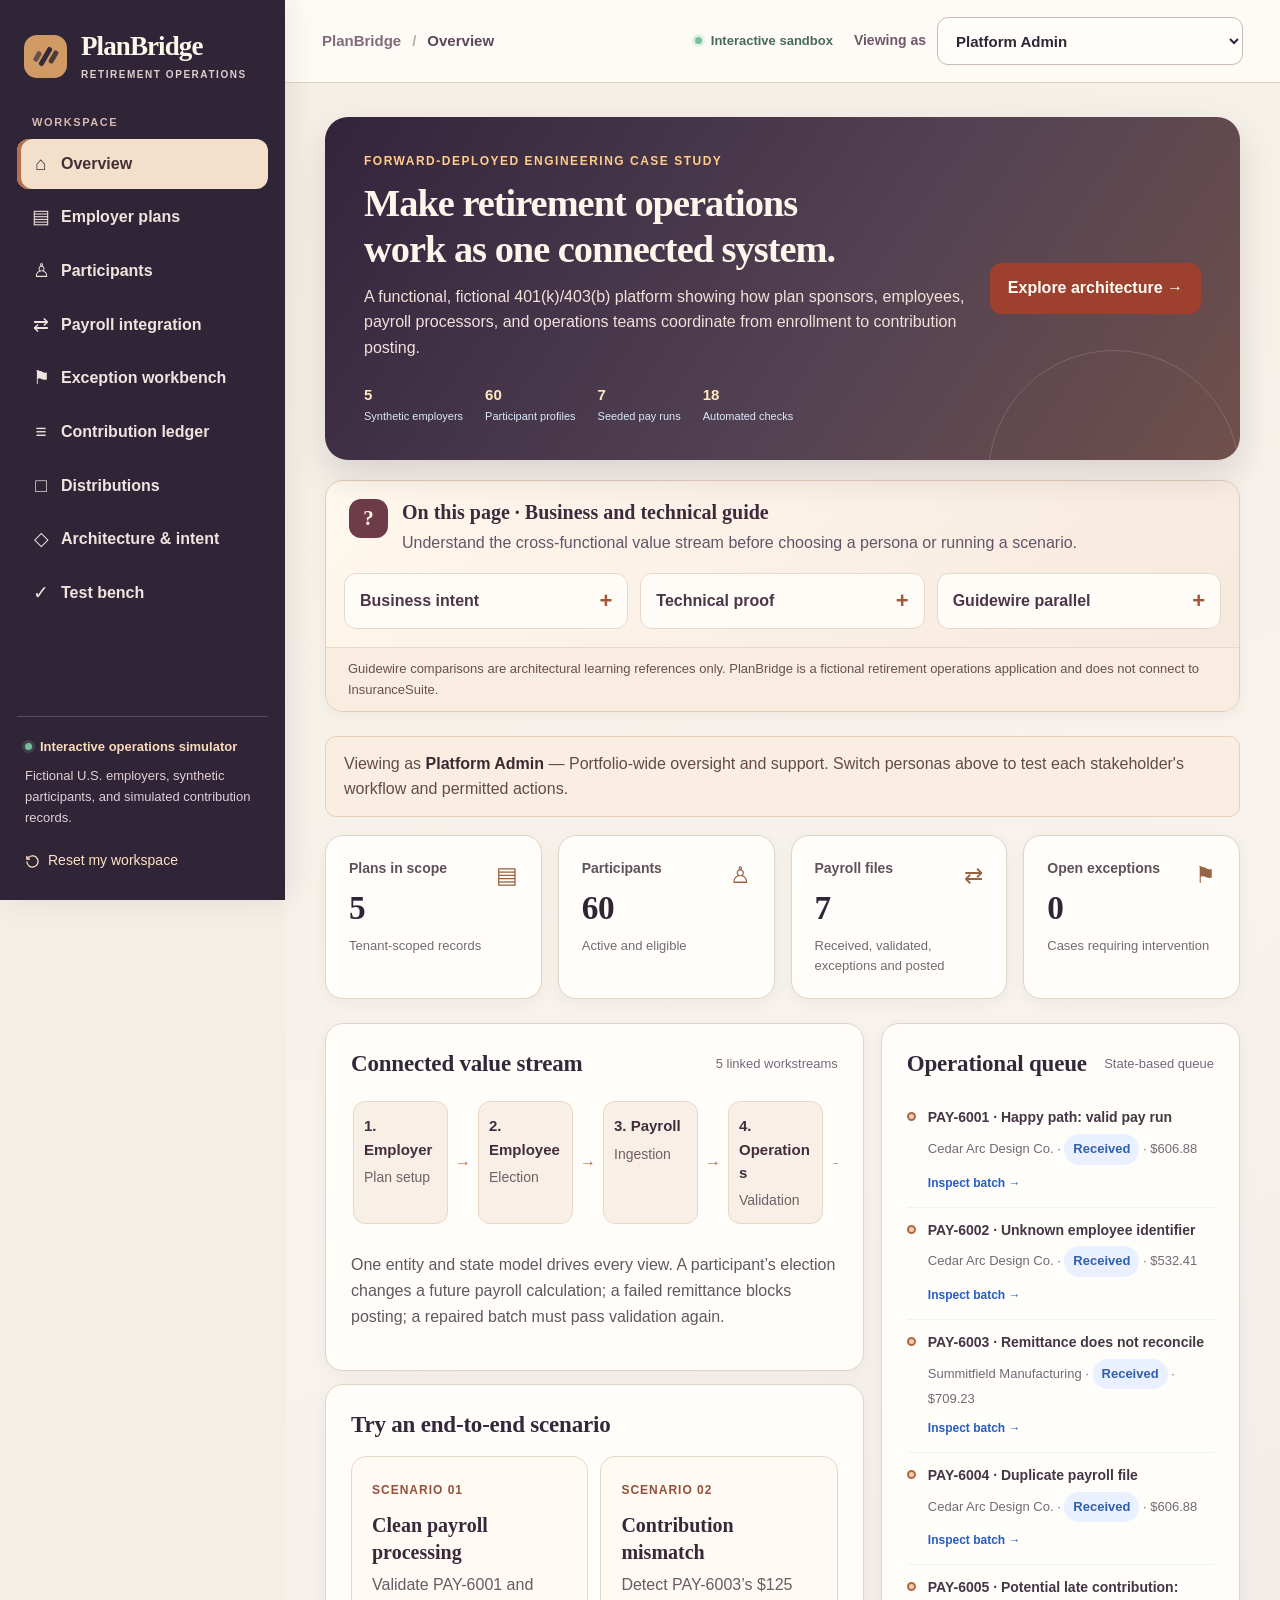
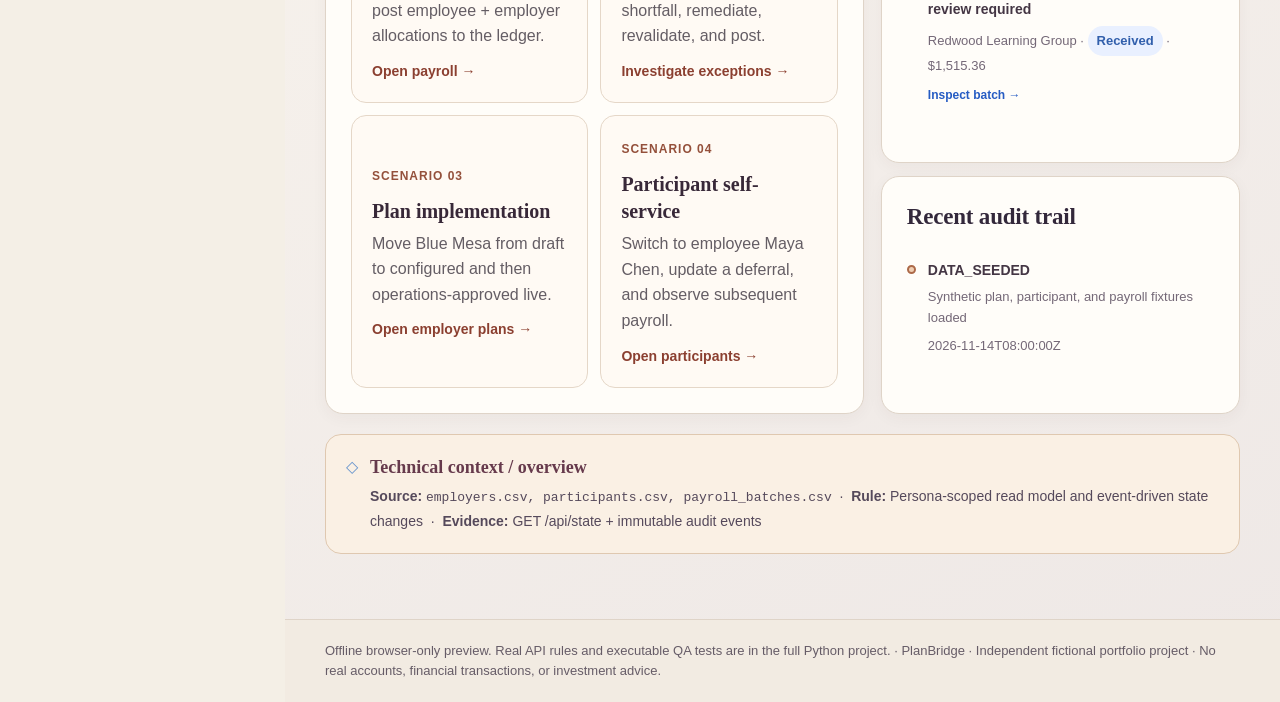
<file: preview.html>
<!doctype html>
<html lang="en"><head>
<meta charset="utf-8"><meta name="viewport" content="width=device-width,initial-scale=1"><meta name="theme-color" content="#302437">
<meta name="description" content="PlanBridge: interactive retirement plan operations simulation with payroll validation, participant elections, exception handling, fictional ledger, and automated QA.">
<title>PlanBridge | Retirement Operations Studio</title>
<style>:root{font-family:Inter,ui-sans-serif,-apple-system,BlinkMacSystemFont,"Segoe UI",Roboto,sans-serif;color:#1a2938;background:#f6f8fb;font-synthesis:none;--blue:#285cc9;--ink:#1a2938;--muted:#708094;--border:#e4e9f0;--white:#fff;--soft:#f5f8fd;--radius:15px}
*{box-sizing:border-box}body{margin:0}button,input,select{font:inherit}button{cursor:pointer}button:disabled{opacity:.4;cursor:not-allowed}a{color:var(--blue);text-decoration:none}a:hover{text-decoration:underline}.app-shell{display:flex;min-height:100vh}.sidebar{width:256px;background:#fff;border-right:1px solid var(--border);position:sticky;height:100vh;top:0;display:flex;flex-direction:column;padding:25px 15px 18px;flex-shrink:0;z-index:20}.brand{display:flex;align-items:center;gap:11px;padding:2px 11px 30px}.brand strong{display:block;font-size:20px;letter-spacing:-.9px}.brand small{display:block;font-size:9px;letter-spacing:1.65px;margin-top:1px;color:var(--muted);font-weight:750}.brand-mark{display:flex;align-items:center;justify-content:center;gap:3px;width:36px;height:36px;border-radius:11px;background:#235ac8}.brand-mark span{width:5px;background:#fff;border-radius:2px;transform:rotate(30deg)}.brand-mark span:nth-child(1){height:11px;opacity:.65}.brand-mark span:nth-child(2){height:21px}.brand-mark span:nth-child(3){height:14px;opacity:.85}.nav-label{font-size:10px;font-weight:800;color:#a0aaba;padding:0 16px 8px;letter-spacing:1.4px}#nav{display:grid;gap:3px}.nav-item{width:100%;border:0;background:transparent;display:flex;align-items:center;gap:11px;padding:11px 13px;text-align:left;color:#617184;border-radius:10px;font-weight:620;font-size:13px}.nav-item svg{width:18px;height:18px;stroke-width:1.8}.nav-item:hover{background:#f5f8fc;color:#1b3f86}.nav-item.active{background:#eaf1ff;color:#2155bc;font-weight:760}.sidebar-bottom{margin-top:auto;border-top:1px solid var(--border);padding:19px 9px 0}.mini-title{font-size:11px;font-weight:750;display:flex;align-items:center;gap:8px;color:#355776}.sidebar-bottom p{font-size:11px;line-height:1.7;color:var(--muted);margin:9px 0 14px}.subtle-action{border:0;background:transparent;color:#6b7d91;font-size:12px;display:flex;gap:8px;align-items:center;padding:5px 0}.subtle-action:hover{color:var(--blue)}.pulse{background:#32aa84;box-shadow:0 0 0 3px #e0f5ec;border-radius:50%;display:inline-block;width:7px;height:7px;flex-shrink:0}.main-wrap{min-width:0;display:flex;flex:1;flex-direction:column}.topbar{min-height:74px;border-bottom:1px solid var(--border);background:rgba(255,255,255,.94);display:flex;align-items:center;padding:12px 34px;justify-content:space-between;gap:16px}.top-meta{font-size:12px;font-weight:680;color:#52637a;display:flex;align-items:center;gap:11px}.crumb-slash{color:#bdc8d4}.top-crumb{color:#96a3b1}.top-controls{display:flex;align-items:center;gap:21px}.environment{display:flex;align-items:center;gap:9px;font-size:11px;color:#607a77;font-weight:700}.persona{display:flex;align-items:center;gap:9px}.persona label{font-size:11px;color:#91a0b1;white-space:nowrap}.persona select{max-width:226px;padding:10px 12px;border:1px solid #dde5ed;border-radius:9px;background:#fff;color:#30445d;font-size:12px;font-weight:680;box-shadow:0 1px 2px #162b4508}.mobile-menu{display:none}main{padding:31px 34px 65px;max-width:1560px;width:100%;margin:0 auto;flex:1}.footer{color:#9aa6b7;font-size:11px;padding:17px 34px 22px;border-top:1px solid var(--border)}.eyebrow{color:#2e63ca;letter-spacing:1.6px;text-transform:uppercase;font-weight:800;font-size:10px;margin-bottom:9px}.head{display:flex;justify-content:space-between;align-items:start;gap:20px;margin-bottom:24px}.head h1{font-size:28px;letter-spacing:-1.1px;margin:0 0 7px;font-weight:760;color:#16283c}.head p{font-size:13px;line-height:1.7;color:#718199;margin:0;max-width:760px}.btn{padding:10px 15px;border-radius:9px;border:1px solid #dce5f0;background:#fff;color:#375471;font-size:12px;font-weight:750;display:inline-flex;gap:8px;align-items:center;justify-content:center;white-space:nowrap}.btn:hover{background:#f4f8ff;border-color:#b9cbee}.btn.primary{background:#285fd0;color:white;border-color:#285fd0}.btn.primary:hover{background:#1f50b4}.btn.danger{color:#aa473c;border-color:#efcbc5}.btn.small{padding:7px 10px;font-size:11px}.btn:focus-visible,select:focus-visible,input:focus-visible{outline:3px solid #a8c6ff;outline-offset:2px}.stats{display:grid;grid-template-columns:repeat(4,minmax(0,1fr));gap:15px;margin-bottom:20px}.stat,.panel,.card{border:1px solid var(--border);border-radius:var(--radius);background:#fff;box-shadow:0 2px 10px #1d355006}.stat{padding:19px 20px}.stat-label{font-size:11px;color:var(--muted);font-weight:700;margin-bottom:11px}.stat-val{font-size:26px;letter-spacing:-.9px;font-weight:780;color:#1b3047}.stat-foot{font-size:11px;color:#8294a6;margin-top:8px}.stat-ico{float:right;color:#8ba9e7}.stat-ico svg{width:20px;height:20px}.columns{display:grid;grid-template-columns:minmax(0,1.5fr) minmax(280px,1fr);gap:17px}.columns.equal{grid-template-columns:repeat(2,minmax(0,1fr))}.panel{padding:22px}.panel + .panel{margin-top:0}.panel-title{display:flex;align-items:center;justify-content:space-between;gap:12px;margin-bottom:16px}.panel-title h2{margin:0;font-size:15px;letter-spacing:-.25px}.panel-title .hint{color:#95a2b2;font-size:11px}.lead{font-size:13px;line-height:1.7;color:#65768a}.hero{background:linear-gradient(115deg,#152b50 0%,#203b6c 55%,#23559e 100%);border-radius:17px;padding:30px 32px;margin-bottom:20px;color:#fff;display:grid;grid-template-columns:1fr auto;gap:24px;align-items:center;overflow:hidden;position:relative}.hero:after{content:"";width:250px;height:250px;border:1px solid #ffffff26;position:absolute;right:0;bottom:-142px;border-radius:50%;pointer-events:none}.hero .eyebrow{color:#9ac9fa}.hero h1{font-size:27px;line-height:1.2;margin:5px 0 12px;letter-spacing:-.7px}.hero p{max-width:650px;color:#ccdaf0;font-size:13px;line-height:1.75;margin:0}.hero-facts{display:flex;gap:22px;margin-top:22px;flex-wrap:wrap}.hero-facts span{font-size:11px;color:#dce8fa}.hero-facts b{font-size:15px;display:block;color:white;margin-bottom:2px}.hero .btn{position:relative;z-index:2}.scenario-grid{display:grid;grid-template-columns:repeat(2,minmax(0,1fr));gap:12px}.scenario{border:1px solid var(--border);background:#fff;text-align:left;padding:16px;border-radius:12px;transition:border-color .2s,transform .2s}.scenario:hover{border-color:#a7c1e9;transform:translateY(-1px)}.scenario .number{color:#a1b2c9;font-size:10px;font-weight:900;letter-spacing:1px}.scenario h3{margin:10px 0 6px;font-size:13px}.scenario p{font-size:11px;color:var(--muted);line-height:1.6;margin:0}.scenario .go{color:#3065ca;font-size:11px;font-weight:760;margin-top:12px}.flowline{display:flex;align-items:stretch;gap:7px;flex-wrap:nowrap;overflow-x:auto}.flow-step{flex:1 0 95px;min-width:95px;border:1px solid #e3ebf5;border-radius:10px;background:#f7faff;padding:12px 10px}.flow-step strong{display:block;font-size:12px}.flow-step span{display:block;font-size:10px;color:#74869c;margin-top:5px}.flow-arrow{align-self:center;color:#aebfda}.table-wrap{overflow:auto;border:1px solid var(--border);border-radius:12px;max-width:100%}.table-wrap.scroll{max-height:490px;overflow:auto}.data-table{width:100%;border-collapse:collapse;text-align:left;white-space:nowrap}.data-table th{background:#f8fafd;position:sticky;top:0;z-index:1;color:#8a98aa;font-size:10px;text-transform:uppercase;letter-spacing:.65px;font-weight:800;padding:13px 15px;border-bottom:1px solid var(--border)}.data-table td{padding:12px 15px;font-size:12px;color:#40546a;border-bottom:1px solid #eff3f7;vertical-align:middle}.data-table tr:last-child td{border-bottom:0}.data-table tbody tr:hover{background:#f8fbff}.table-link{border:0;background:transparent;color:#265cc3;padding:0;text-align:left;font-weight:780;font-size:12px}.subtext{color:#93a0af;font-size:10px;margin-top:3px}.badge{display:inline-block;padding:5px 9px;background:#eef3f8;color:#687f92;border-radius:30px;font-size:10px;font-weight:800;text-transform:capitalize;white-space:nowrap}.badge.live,.badge.posted,.badge.resolved,.badge.validated{background:#e7f7ef;color:#18825a}.badge.received,.badge.configured,.badge.needs_review{background:#e9f0ff;color:#315fac}.badge.exception,.badge.open,.badge.draft{background:#fff2e9;color:#b76d24}.badge.reviewed_no_disbursement{background:#eff2f6;color:#576b7e}.split-list{display:grid;grid-template-columns:280px minmax(0,1fr);gap:16px}.list-select{display:grid;gap:8px;align-content:start}.select-card{border:1px solid var(--border);border-radius:11px;background:#fff;padding:14px;text-align:left}.select-card.active{border-color:#6190e0;background:#f2f6ff;box-shadow:0 0 0 2px #dbe7ff}.select-card strong{font-size:12px;display:block}.select-card small{font-size:11px;color:#8b9aa9;display:block;margin-top:5px}.detail{border:1px solid var(--border);border-radius:14px;background:#fff;padding:22px}.detail h2{font-size:19px;margin:0 0 10px;letter-spacing:-.5px}.detail-head{display:flex;align-items:start;justify-content:space-between;gap:9px;margin-bottom:17px}.detail-head p{color:#8a9aad;font-size:12px;margin:2px 0 0}.definition{display:grid;grid-template-columns:repeat(3,minmax(0,1fr));gap:12px;margin:16px 0}.definition div{padding:14px;background:#f7f9fc;border:1px solid #edf1f7;border-radius:10px}.definition dt{font-size:10px;font-weight:720;color:#8393a5;margin-bottom:6px}.definition dd{font-size:13px;color:#28425e;font-weight:800;margin:0}.section-heading{font-size:12px;font-weight:830;color:#344b63;margin:23px 0 12px}.divider{height:1px;background:var(--border);margin:19px 0}.note{border:1px solid #dae5f7;background:#f6f9ff;padding:14px 16px;border-radius:11px;color:#4d6381;font-size:12px;line-height:1.65;margin-top:15px}.note strong{color:#325387}.notice{font-size:12px;padding:12px 14px;border:1px solid #e8e9d2;background:#fffdf2;color:#7e713c;border-radius:11px}.action-row{display:flex;gap:9px;align-items:center;flex-wrap:wrap;margin-top:15px}.code{font-family:ui-monospace,SFMono-Regular,Menlo,monospace;background:#f4f6fb;border:1px solid #e5ecf4;border-radius:10px;padding:17px;overflow:auto;line-height:1.6;font-size:11px;color:#2f4866;white-space:pre-wrap;word-break:break-word}.code.inline{padding:2px 5px;border-radius:5px;font-size:11px;border:0}.field{display:flex;align-items:center;gap:8px;flex-wrap:wrap}.field label{font-size:11px;color:#7e8fa4;font-weight:700}.field input,.field select{border:1px solid #dae2ec;border-radius:8px;padding:9px 10px;background:#fff;color:#38506b;font-size:12px;max-width:100%}.tool-row{display:flex;align-items:center;justify-content:space-between;margin-bottom:12px;gap:12px;flex-wrap:wrap}.search-input{padding:10px 12px;border:1px solid #e0e7ef;border-radius:10px;min-width:230px;font-size:12px;background:#fff}.metric-bars{display:grid;gap:13px}.bar-label{display:flex;justify-content:space-between;font-size:11px;color:#738499;margin-bottom:6px}.bar-track{height:8px;background:#eff3fa;border-radius:30px;overflow:hidden}.bar-fill{height:100%;background:#4d7bd5;border-radius:30px}.events{display:grid;gap:0}.event{display:flex;gap:12px;padding:12px 0;border-bottom:1px solid #eff2f6}.event:last-child{border:0}.event-dot{margin-top:5px;width:9px;height:9px;background:#d6e5ff;border:2px solid #6795dc;border-radius:50%;flex-shrink:0}.event strong{font-size:11px;display:block;color:#344b60}.event p{font-size:11px;color:#7e91a5;line-height:1.6;margin:5px 0}.event time{font-size:10px;color:#abb9c6}.test-list{display:grid;gap:8px}.test-card{padding:12px 14px;border:1px solid #e9eef4;border-radius:10px;display:flex;align-items:start;justify-content:space-between;gap:12px}.test-card b{font-size:12px}.test-card p{font-size:11px;color:#728398;margin:5px 0 0;line-height:1.5}.quality-summary{display:grid;grid-template-columns:repeat(3,1fr);gap:12px;margin:15px 0}.quality-summary div{padding:15px;background:#f5f8fd;border-radius:10px}.quality-summary b{display:block;font-size:23px;margin-bottom:5px}.quality-summary span{font-size:11px;color:#7b8ca1}.empty{padding:30px;color:#8798aa;text-align:center;font-size:12px}.toast{position:fixed;right:22px;bottom:22px;max-width:470px;background:#19314f;color:#fff;border-radius:12px;padding:15px 19px;box-shadow:0 16px 60px #101e3666;z-index:100;font-size:12px;line-height:1.6}.toast[hidden]{display:none}.toast.error{background:#8c393a}.loading{min-height:50vh;display:flex;flex-direction:column;align-items:center;justify-content:center;color:#8191a4;font-size:12px}.loader{height:24px;width:24px;border:3px solid #dee9fa;border-top-color:#3268d8;border-radius:50%;animation:spin 1s linear infinite}@keyframes spin{to{transform:rotate(360deg)}}.kbd{color:#7790b1;font-size:10px;background:#eaf0f9;border-radius:5px;padding:4px 6px;font-weight:700}.tree{padding:0;margin:0;list-style:none;display:grid;gap:9px}.tree li{border-left:3px solid #6d92d9;background:#f6f9ff;padding:10px 13px;font-size:11px;line-height:1.5;color:#536c88;border-radius:0 9px 9px 0}.tree b{font-size:12px;color:#264a83;display:block;margin-bottom:2px}.card-stack{display:grid;gap:13px}.cards-3{display:grid;grid-template-columns:repeat(3,minmax(0,1fr));gap:14px}.value{display:block;font-weight:790;font-size:19px;margin-bottom:5px}.muted{color:#8796a8}.svg-icon{display:inline-flex;align-items:center;justify-content:center}button svg{vertical-align:middle}.status-light{font-size:10px;color:#9baaaf}.technical-context{margin-top:20px;padding:17px 20px;border:1px solid #d9e3f1;border-radius:12px;background:#f8fbff;display:flex;gap:20px;align-items:start}.technical-context h3{font-size:12px;color:#3d6593;margin:0 0 5px}.technical-context p{font-size:11px;color:#7a8da5;line-height:1.6;margin:0}.technical-context code{font-size:11px;color:#476594}.technical-context .pill-icon{color:#6794cd}.list-caption{font-size:11px;color:#8e9eaf;line-height:1.5}.tagline{color:#637a92}.instruction{color:#8496a8;font-size:11px;margin-bottom:9px}.persona-banner{font-size:12px;padding:12px 15px;background:#eef5ff;color:#3b659e;border:1px solid #dce9ff;border-radius:11px;margin-bottom:18px}.persona-banner b{color:#254b86}.footer-link{color:#4569a2}
@media(max-width:1150px){.sidebar{width:223px}.stats{grid-template-columns:repeat(2,1fr)}.split-list{grid-template-columns:220px 1fr}.topbar{padding:13px 23px}main{padding:26px 24px 55px}.top-controls{gap:12px}.environment{display:none}}
@media(max-width:820px){.sidebar{position:fixed;left:-290px;transition:left .2s;box-shadow:8px 0 36px #172b4b14}.sidebar.open{left:0}.mobile-menu{display:inline-flex;border:0;background:#edf3fc;padding:9px 12px;border-radius:9px;color:#3f6395}.topbar{min-height:66px}.columns,.columns.equal,.split-list{grid-template-columns:1fr}.list-select{grid-template-columns:repeat(2,minmax(0,1fr))}.cards-3{grid-template-columns:1fr 1fr}.persona select{max-width:170px}}
@media(max-width:570px){main{padding:20px 15px 38px}.topbar{padding:11px 15px;gap:8px}.top-crumb,.crumb-slash{display:none}.persona{gap:5px}.persona label{display:none}.persona select{max-width:158px;font-size:11px}.top-controls{margin-left:auto}.hero{padding:22px;grid-template-columns:1fr}.hero h1{font-size:24px}.hero .btn{justify-self:start}.head{display:block}.head h1{font-size:24px}.head .btn{margin-top:13px}.stats{gap:9px}.stat{padding:14px}.stat-val{font-size:22px}.stat-label{font-size:10px}.scenario-grid,.cards-3,.quality-summary{grid-template-columns:1fr}.panel,.detail{padding:16px}.definition{grid-template-columns:1fr 1fr}.list-select{grid-template-columns:1fr}.flow-step{min-width:120px}.technical-context{padding:14px}.footer{padding:15px;font-size:10px}.data-table th,.data-table td{padding:11px 12px}.tool-row .search-input{width:100%}}
</style>
<style>/* PlanBridge 2.0 — tactile editorial visual system. Deliberately distinct from standard blue/white SaaS demos. */
:root {
  --ink: #302536; --muted: #665d66; --blue: #9d402d;
  --border: #e1d9d0; --white: #fffdf9; --soft: #f5eee6; --radius: 18px;
  --plum: #302437; --plum-2: #44334b; --cream: #f4efe6;
  --terracotta: #9d402d; --terracotta-hover: #7c2b1c; --sage: #23665c;
  --sand: #e9ddcd; --edge: #dfd4c8; --focus: #dba84d;
  font-family: "Trebuchet MS", "Segoe UI", Arial, sans-serif;
  font-size: 16px; line-height: 1.55; color: var(--ink);
  background: var(--cream);
}
html { scroll-behavior: smooth; -webkit-text-size-adjust: 100%; }
body { background: var(--cream); color: var(--ink); font-size: 16px; }
button, select, input { font-size: 16px; }
button, a, input, select, summary { -webkit-tap-highlight-color: transparent; }
button:focus-visible, a:focus-visible, summary:focus-visible, input:focus-visible, select:focus-visible, [tabindex]:focus-visible {
  outline: 3px solid var(--focus); outline-offset: 3px;
}
:where(button, a) { touch-action: manipulation; }
::selection { background:#f1d6ba; color:var(--ink); }
.sidebar {
  background: var(--plum); border-right: 0; color: #f6ede6;
  padding: 26px 17px 20px; width: 285px;
  box-shadow: 5px 0 26px rgba(45,34,53,.09);
}
.brand { padding: 5px 7px 31px; gap: 14px; }
.brand strong { font: 700 27px/1.15 Georgia, "Palatino Linotype", serif; letter-spacing: -.9px; color: #fff7ea; }
.brand small { font-size: 10px; color: #e0cdce; letter-spacing: 1.55px; margin-top: 5px; }
.brand-mark { background:#d09a64; color:#282034; width:43px; height:43px; border-radius:13px; }
.brand-mark span { background:#322a38; }
.nav-label { color:#d4b9b2; font-size: 11px; letter-spacing:1.6px; padding-left: 15px; }
.nav-item { color:#f0e4df; font-size:15.5px; line-height: 1.3; padding:13px 15px; border-radius: 12px; min-height: 47px; font-weight: 620; }
.nav-item:hover { background:#504054; color:#fff9ea; }
.nav-item.active { background:#f4e0ca; color:#472d36; font-weight: 800; box-shadow: inset 4px 0 #b76f4b; }
.nav-item.active:hover { background:#ffe6c8; color:#402937; }
.sidebar-bottom { border-top: 1px solid rgba(255,255,255,.19); padding:20px 8px 0; }
.mini-title { font-size: 13px; color:#f9dabc; }
.sidebar-bottom p { font-size: 13px; color:#e1cfd4; line-height:1.6; }
.subtle-action { color:#ffe1c5; font-size: 14px; padding:8px 0; }
.subtle-action:hover { color: #fff; }
.pulse { background:#76bf9b; box-shadow: 0 0 0 3px rgba(118,191,155,.2); }
.main-wrap { background: linear-gradient(155deg, #f5efe5 0%, #f7f2ec 48%, #eee8e6 100%); }
.topbar { background: rgba(255,252,247,.95); border-bottom:1px solid var(--edge); min-height: 83px; padding:16px 37px; }
.top-meta { font-size: 15px; color:#5a4758; }
.top-crumb { color:#806b7b; }
.crumb-slash { color:#bca8aa; }
.environment { color:#47695d; font-size: 13px; }
.persona { gap: 11px; }
.persona label { color:#6e5867; font-size:14px; font-weight:700; }
.persona select { max-width: 350px; border-color:#cbbdb4; background:#fffdfa; font-size: 15px; font-weight:700; padding: 12px 14px; border-radius: 11px; color:#302536; min-height: 48px; }
main { padding:34px 40px 65px; max-width:1640px; }
.footer { color:#665c67; font-size:13px; border-color:var(--edge); padding:21px 40px; background:#f2ebe2; }
.eyebrow { color:#a14c35; font-size:12px; letter-spacing:1.5px; }
.head { align-items:center; margin-bottom:21px; }
.head h1 { font:700 clamp(28px,2.7vw,41px)/1.15 Georgia, "Palatino Linotype", serif; color:#2c2437; letter-spacing:-.9px; }
.head p { color:#665b65; font-size:16px; max-width:830px; line-height:1.68; margin-top:10px; }
.hero { background:linear-gradient(125deg,#33243c 0%,#534252 57%,#70504c 100%); color:#fff4e7; border-radius: 23px; padding:35px 39px; box-shadow: 0 16px 34px rgba(48,36,55,.14); }
.hero h1 { font:700 clamp(29px,3vw,43px)/1.15 Georgia, "Palatino Linotype", serif; letter-spacing:-1px; color:#fff6eb; }
.hero p { font-size:17px; color:#f0e1da; line-height:1.65; }
.hero .eyebrow { color:#ffcc8b; }
.hero-facts { color:#f7dfc6; font-size:14px; }
.hero-facts b { color:#ffe8bd; }
.stats { gap:16px; margin-bottom:24px; }
.stat,.panel,.card,.detail { background:#fffdf9; border:1px solid var(--edge); box-shadow:0 4px 16px rgba(65,39,54,.045); border-radius:var(--radius); }
.stat { padding:22px 23px; min-width:0; }
.stat-label { color:#60505b; font-size:14px; font-weight:750; margin-bottom:8px; }
.stat-val { font:700 clamp(25px,2.6vw,36px)/1.22 Georgia, "Palatino Linotype", serif; letter-spacing:-.4px; color:#302536; overflow-wrap:anywhere; }
.stat-foot { font-size:13px; color:#766874; line-height:1.55; }
.stat-ico { color:#986344; font-size:23px; }
.panel { padding:25px; }
.panel-title h2 { font:700 24px/1.25 Georgia, "Palatino Linotype", serif; color:#33283b; letter-spacing:-.2px; }
.panel-title .hint { font-size:13px; color:#776979; }
.lead { font-size:16px; line-height:1.7; color:#5e5861; }
.btn { border:1px solid #cfc3b8; border-radius: 11px; background:#fff9f0; color:#574056; padding:12px 17px; min-height:45px; font-size:15px; font-weight:800; white-space:normal; text-align:center; }
.btn:hover { background:#f4e6d5; border-color:#ae8976; color:#4b3040; }
.btn.primary { background:#9d402d; border-color:#9d402d; color:#fffdf8; }
.btn.primary:hover { background:#7c2b1c; border-color:#7c2b1c; }
.btn.danger { background:#fff9f3; color:#a63c30; border-color:#d9a49b; }
.btn.small { min-height:41px; padding:9px 13px; font-size:14px; }
.btn:disabled { opacity:.57; }
.badge { font-size:13px; font-weight:700; }
.persona-banner { background:#faeee3; border-color:#e6d0b9; color:#634b43; font-size:15px; padding:14px 18px; }
.persona-banner b { color:#392a32; }
.scenario { background:#fffaf4; border-color:#e5d7c8; padding:20px; border-radius:15px; }
.scenario h3 { font:700 21px/1.3 Georgia, "Palatino Linotype", serif; color:#382838; }
.scenario p { font-size:15px; line-height:1.6; color:#645d64; }
.scenario .number { color:#94503b; font-size:12px; }
.scenario .go { font-size:14px; color:#8b3f30; font-weight:800; }
.scenario:hover { background:#fcf1e3; border-color:#d2ae92; }
.event strong { color:#443644; font-size:14px; }
.event p,.event time { font-size:13px; color:#746877; }
.event-dot { border-color:#ac6948; background:#efceb2; }
.flow-step { background:#f8f0e7; border-color:#ead8c7; color:#392f3b; border-radius:12px; }
.flow-step strong { color:#432d3d; font-size:15px; }
.flow-step span { color:#725e66; font-size:14px; line-height:1.6; }
.flow-arrow { color:#b56e4b; }
.flowline { overflow-x:auto; overscroll-behavior-x:contain; padding: 6px 2px 12px; }
.table-wrap { max-width:100%; overflow-x:auto; overscroll-behavior-x:contain; -webkit-overflow-scrolling:touch; border-radius:12px; }
.data-table { min-width:620px; font-size:15px; }
.data-table th { color:#635268; background:#f5ebe1; font-size:13px; font-weight:800; padding:14px 13px; white-space:nowrap; }
.data-table td { font-size:15px; padding:15px 13px; color:#493e4d; line-height:1.5; }
.data-table tbody tr:hover { background:#fcf1e6; }
.subtext,.list-caption,.note,.instruction { font-size:14px; color:#706473; line-height:1.6; }
.kbd,.status-light,.tagline,.muted { font-size:13px; color:#78697c; }
.select-card { background:#fffaf3; border-color:#e5d7c8; font-size:15px; }
.select-card.active { background:#f8e9d9; border-color:#c49475; }
.select-card b { font-size:15px; }
.select-card span,.select-card small { font-size:13px; }
.definition { gap:13px; }
.definition dt { font-size:13px; color:#7b6471; }
.definition dd { font-size:16px; color:#342e3b; }
.detail { padding:23px; }
.detail-head h2 { font:700 24px/1.2 Georgia, serif; }
.field label { font-size:15px; font-weight:800; color:#584759; }
.field input,.field select,.search-input { font-size:16px; padding:12px 13px; border-color:#d4c7bc; min-height:47px; color:#31263a; background:#fffdfa; }
.bar-label { font-size:14px; color:#625762; }
.bar-track { background:#ebe0d2; }
.bar-fill { background:#2e7466; }
.quality-summary div { background:#f8efe5; }
.quality-summary span { font-size:14px; color:#6c5d68; }
.test-card { border-color:#e1d4c9; background:#fff9f2; padding:17px; }
.test-card b { font-size:16px; color:#352938; }
.test-card p { font-size:14px; line-height:1.65; color:#6b5e6b; }
.section-heading { font-size:15px; color:#603e4d; }
.empty { font-size:15px; color:#6b5d6b; padding:32px; }
.empty p { font-size:15px; }
.empty h3 { font-size:21px; color:#453347; }
.notice { font-size:15px; background:#fff3e6; color:#604833; }
.tree li { background:#f9f0e5; border-left-color:#ab7656; color:#514552; font-size:15px; line-height:1.6; padding:14px 17px; }
.tree b { color:#453247; font-size:16px; }
.technical-context { border-color:#dfc8b0; background:#faf0e4; padding:20px; border-radius:16px; }
.technical-context h3 { color:#663a4c; font:700 20px/1.3 Georgia,serif; }
.technical-context p,.technical-context code { font-size:14px; line-height:1.75; color:#55495b; }
.code { background:#352b3b; color:#fff0dd; font-size:14px; line-height:1.65; max-width:100%; white-space:pre; overflow-x:auto; }
.code.inline { font-size:13px; background:#e9ddce; color:#443345; }
.toast { background:#342438; font-size:15px; line-height:1.6; border-radius:14px; padding:16px 20px; max-width:min(480px,calc(100vw - 28px)); }
.toast.error { background:#873c34; }
.loading { font-size:16px; }
.loader { border-color:#e8d3bb; border-top-color:#a35037; }
/* Progressive disclosure: touch-friendly hints; the insurance-suite comparisons are analogies, not integrations. */
.context-guide { margin: 0 0 24px; border:1px solid #e2cdb7; background:linear-gradient(135deg,#fff8ed,#f6e8dd); border-radius:18px; box-shadow: 0 3px 12px #5136290b; overflow:visible; }
.context-guide-intro { display:flex; gap:14px; align-items:start; padding:18px 23px; }
.context-mark { width:39px; height:39px; border-radius:12px; display:inline-flex; align-items:center; justify-content:center; background:#6d3b4a; color:#fff3dd; font:bold 21px Georgia,serif; flex-shrink:0; }
.context-guide-title { font:700 21px/1.25 Georgia,serif; color:#3d2b3d; margin:0 0 4px; }
.context-guide-subtitle { font-size:15px; color:#655467; margin:0; line-height:1.6; }
.context-guide-grid { padding: 0 18px 18px; display:grid; grid-template-columns:repeat(3,minmax(0,1fr)); gap:12px; }
.context-topic { position:relative; min-width:0; background:#fffcf7; border:1px solid #e7d8c8; border-radius:12px; }
.context-topic[open] { background:#fffdf9; border-color:#b88e73; box-shadow: 0 6px 13px #38283112; }
.context-topic summary { display:flex; align-items:center; justify-content:space-between; gap:9px; cursor:pointer; list-style:none; padding:13px 15px; font-size:15px; font-weight:800; color:#4b3647; min-height:54px; }
.context-topic summary::-webkit-details-marker { display:none; }
.context-topic summary:after { content:'+'; font:bold 22px/1 "Trebuchet MS",sans-serif; color:#a45638; }
.context-topic[open] summary:after { content:'−'; }
.context-topic-content { padding:0 15px 15px; font-size:15px; line-height:1.7; color:#5c5160; }
.context-topic-content code { overflow-wrap:anywhere; font-size:14px; background:#f2e6db; padding:1px 5px; border-radius:4px; }
.context-guide-note { border-top:1px solid #e9d8c7; background:#f9ece0; color:#6a4f50; font-size:13px; padding:11px 22px; border-radius:0 0 17px 17px; line-height:1.55; }
.help-inline { display:inline-flex; vertical-align:middle; position:relative; margin-left:5px; }
.help-inline summary { list-style:none; width:24px; height:24px; border:1px solid #b69077; color:#754435; background:#fff8eb; border-radius:50%; display:inline-flex; justify-content:center; align-items:center; font-size:13px; cursor:pointer; font-weight:800; }
.help-inline summary::-webkit-details-marker { display:none; }
.help-inline[open] summary { color:#fff; background:#754435; }
.help-inline-body { display:block; position:absolute; z-index:12; top:32px; left:0; width:min(300px,70vw); padding:12px 14px; border-radius:12px; background:#342a3b; border:1px solid #5f4b5e; color:#fff4e8; white-space:normal; font-size:14px; line-height:1.55; font-weight:500; box-shadow:0 9px 25px #1e192244; }
/* Mobile navigation is an actual drawer with a close scrim, not an overflowing desktop sidebar. */
.nav-scrim { display:none; }
.mobile-menu { min-width:46px; min-height:46px; background:#f5e5d4; color:#6a3d42; border:1px solid #ddc9b9; border-radius:12px; font-size:22px; align-items:center; justify-content:center; }
@media(max-width:1200px) {
 .sidebar { width:252px; }
 .topbar { padding:14px 26px; }
 main { padding:27px 25px 48px; }
 .stats { grid-template-columns:repeat(2,minmax(0,1fr)); }
 .columns { grid-template-columns: minmax(0,1.2fr) minmax(290px,1fr); }
 .context-guide-grid { grid-template-columns:repeat(2,minmax(0,1fr)); }
}
@media(max-width:900px) {
 .sidebar { position:fixed; left:0; top:0; bottom:0; width:min(330px,88vw); height:100dvh; overflow-y:auto; transform:translateX(-105%); transition:transform .23s ease; z-index:51; box-shadow: none; }
 .sidebar.open { left:0; transform:translateX(0); box-shadow: 12px 0 38px #20192555; }
 .nav-scrim { position:fixed; inset:0; background:rgba(33,25,40,.52); border:0; z-index:50; }
 .nav-scrim:not([hidden]) { display:block; }
 .mobile-menu { display:inline-flex; }
 .columns,.columns.equal,.split-list { grid-template-columns:1fr; }
 .topbar { min-height:76px; }
 .environment { display:none; }
 .cards-3 { grid-template-columns:repeat(2,minmax(0,1fr)); }
}
@media(max-width:600px) {
 .topbar { padding:13px 15px; min-height:77px; flex-wrap:wrap; gap:10px; }
 .top-meta { font-size:14px; }
 .top-controls { margin-left:auto; max-width:calc(100% - 60px); }
 .persona label,.top-crumb,.crumb-slash { display:none; }
 .persona select { width:min(66vw,275px); max-width:100%; font-size:16px; min-height:45px; padding:9px 11px; }
 main { padding:20px 14px 35px; }
 .hero { padding:27px 21px; grid-template-columns:1fr; }
 .hero h1 { font-size:32px; }
 .hero p { font-size:16px; }
 .hero .btn { width:100%; justify-self:stretch; }
 .hero-facts { font-size:13px; gap:12px; }
 .head { display:block; margin-bottom:17px; }
 .head h1 { font-size:31px; }
 .head p { font-size:16px; }
 .head .btn { width:100%; margin-top:14px; }
 .stats { grid-template-columns:repeat(2,minmax(0,1fr)); gap:10px; }
 .stat { padding:16px 14px; }
 .stat-val { font-size:28px; }
 .stat-label { font-size:13px; }
 .panel,.detail { padding:19px 16px; }
 .panel-title { display:block; }
 .panel-title h2 { font-size:23px; }
 .panel-title .hint { display:block; margin-top:5px; }
 .scenario-grid,.cards-3,.quality-summary { grid-template-columns:1fr; }
 .definition { grid-template-columns:1fr 1fr; }
 .list-select { grid-template-columns:1fr; }
 .action-row { align-items:stretch; }
 .action-row .btn { width:100%; }
 .field { align-items:stretch; }
 .field input,.field select,.search-input { width:100%; min-width:0; }
 .tool-row { align-items:stretch; }
 .tool-row .search-input { width:100%; min-width:0; }
 .context-guide-intro { padding:17px; }
 .context-guide-title { font-size:21px; }
 .context-guide-grid { grid-template-columns:1fr; padding:0 12px 13px; }
 .context-topic summary { min-height:52px; }
 .context-guide-note { padding:11px 17px; }
 .technical-context { padding:16px; gap:10px; }
 .technical-context h3 { font-size:19px; }
 .footer { font-size:13px; padding:16px; }
 .toast { bottom:12px; right:14px; left:14px; max-width:none; }
}
@media(max-width:365px) {
 .stats { grid-template-columns:1fr; }
 .persona select { width:min(65vw,210px); }
 .head h1 { font-size:27px; }
 .hero h1 { font-size:28px; }
}
@media(prefers-reduced-motion:reduce) { html{scroll-behavior:auto} .sidebar { transition:none; } }
/* Defensive min-width rules: long integration tables and flow diagrams scroll inside their card, not the viewport. */
.columns > *, .card-stack, .panel, .detail, .split-list > *, .context-guide, .stat, .test-card { min-width:0; }
@media(max-width:900px) {
 .columns, .columns.equal, .split-list { grid-template-columns:minmax(0,1fr); }
 .flowline, .table-wrap, .code { max-width:100%; }
}

/* 2.1 readability & responsive hardening — one consistent type scale across every view.
   Prevent Safari's text autosizing and keep lengthy technical evidence inside its card. */
:root {
  --type-body: 16px;
  --type-secondary: 14px;
  --type-caption: 13px;
  --type-section: 19px;
  --type-panel: 23px;
  --type-page: 34px;
}
html, body {
  font-family: "Trebuchet MS", "Segoe UI", Arial, sans-serif;
  font-size: var(--type-body);
  line-height: 1.55;
  -webkit-text-size-adjust: 100%;
  text-size-adjust: 100%;
  max-width: 100%;
}
.app-shell, .main-wrap, main, .columns, .split-list, .panel, .detail,
.note, .technical-context, .context-guide, .context-topic, .test-card {
  min-width: 0;
  max-width: 100%;
}
main, .panel, .detail, .note, .technical-context, .context-topic-content,
.context-guide-subtitle, .lead, .head p, .event p, .scenario p, .definition dd {
  overflow-wrap: anywhere;
  word-break: normal;
  -webkit-text-size-adjust: 100%;
  text-size-adjust: 100%;
}
.head h1 { font-size: clamp(29px, 2.7vw, 39px); line-height: 1.2; }
.hero h1 { font-size: clamp(29px, 3vw, 41px); line-height: 1.2; }
.panel-title h2, .detail-head h2 { font-size: var(--type-panel); line-height: 1.3; }
.scenario h3, .context-guide-title { font-size: 20px; line-height: 1.35; }
.section-heading { font-size: var(--type-section); line-height: 1.4; }
.head p, .hero p, .lead, .scenario p, .context-guide-subtitle,
.persona-banner, .notice, .tree li, .context-topic-content {
  font-size: var(--type-body);
  line-height: 1.6;
}
.note {
  display: block;
  width: 100%;
  background: #faf0e4;
  border: 1px solid #e1cdb9;
  border-radius: 12px;
  color: #544756;
  padding: 15px 17px;
  font-size: 15px;
  line-height: 1.65;
  white-space: normal;
  overflow-wrap: anywhere;
}
.note strong { font: inherit; font-weight: 800; color: #563349; }
.technical-context { width: 100%; gap: 12px; align-items: flex-start; }
.technical-context > div:last-child { min-width: 0; flex: 1; }
.technical-context h3 { font-size: 18px; line-height: 1.4; }
.technical-context p { font-size: var(--type-secondary); line-height: 1.65; white-space: normal; }
.technical-context code, .code.inline { font-size: 13px; overflow-wrap: anywhere; word-break: break-word; }
.context-guide-grid, .context-guide-intro, .context-topic-content { min-width: 0; }
.context-topic summary, .nav-item, .btn { font-size: 16px; }
.field label, .definition dt, .stat-label, .bar-label { font-size: 14px; }
.field input, .field select, .search-input { font-size: 16px; min-width: 0; }
.data-table th { font-size: 13px; }
.data-table td, .select-card strong { font-size: 15px; }
.data-table { max-width: none; }
.table-wrap { display:block; width:100%; overflow-x:auto; min-width:0; }
.code { max-width:100%; overflow-x:auto; }
/* Tooltips in a table cannot be allowed to enlarge the document viewport. */
.help-inline-body { max-width: min(300px, calc(100vw - 36px)); overflow-wrap: anywhere; }
@media (max-width:900px) {
  .app-shell, .main-wrap { width:100%; }
  .context-guide-grid { grid-template-columns: minmax(0,1fr); }
}
@media (max-width:600px) {
  :root { --type-page:29px; --type-panel:21px; --type-section:18px; }
  main { width:100%; max-width:100%; padding:18px 14px 34px; }
  .head h1 { font-size:var(--type-page); }
  .hero h1 { font-size:30px; }
  .head p, .hero p { font-size:15px; line-height:1.6; }
  .panel-title h2, .detail-head h2 { font-size:var(--type-panel); }
  .panel, .detail { padding:17px 15px; }
  .stat-val { font-size:26px; }
  .definition { grid-template-columns:repeat(2,minmax(0,1fr)); }
  .definition > div { min-width:0; padding:12px; }
  .field { display:flex; align-items:center; gap:9px; }
  .field label { flex-basis:100%; }
  .field input[type="number"] { flex:0 0 120px; width:120px; max-width:45%; }
  .field input:not([type="number"]), .field select { width:100%; max-width:100%; }
  .note { padding:14px 15px; font-size:15px; line-height:1.6; }
  .technical-context { padding:14px 13px; }
  .technical-context h3 { font-size:17px; }
  .technical-context p { font-size:14px; line-height:1.6; }
  .context-guide-intro { gap:11px; }
  .context-guide-title { font-size:19px; }
  .context-guide-subtitle, .context-topic-content { font-size:15px; }
  .context-guide-note { font-size:13px; }
  .data-table td { font-size:14px; }
  .topbar { min-width:0; }
  .top-controls { min-width:0; }
  /* Bottom sheet-style field explanations remain on-screen on smaller phones. */
  .help-inline[open] .help-inline-body {
    position:fixed;
    top:auto;
    bottom:calc(14px + env(safe-area-inset-bottom));
    left:14px;
    right:14px;
    width:auto;
    max-width:none;
    max-height:34dvh;
    overflow-y:auto;
    font-size:15px;
    z-index:300;
  }
}
@media (max-width:360px) {
  main { padding-inline:12px; }
  .stats { grid-template-columns:1fr; }
  .definition { grid-template-columns:1fr; }
  .hero h1 { font-size:28px; }
  .head h1 { font-size:27px; }
}
</style>
</head><body>
<div class="app-shell">
  <aside class="sidebar" id="sidebar">
    <div class="brand"><span class="brand-mark" aria-hidden="true"><span></span><span></span><span></span></span><div><strong>PlanBridge</strong><small>RETIREMENT OPERATIONS</small></div></div>
    <div class="nav-label">WORKSPACE</div>
    <nav id="nav" aria-label="Main navigation"></nav>
    <div class="sidebar-bottom">
      <div class="mini-title"><span class="pulse"></span> Interactive operations simulator</div>
      <p>Fictional U.S. employers, synthetic participants, and simulated contribution records.</p>
      <button type="button" class="subtle-action" id="reset-btn"><svg viewBox="0 0 24 24" width="15" height="15" fill="none" stroke="currentColor" stroke-width="2"><path d="M3 12a9 9 0 1 0 3-6.7L3 8"/><path d="M3 3v5h5"/></svg> Reset my workspace</button>
    </div>
  </aside>
  <button type="button" id="nav-scrim" class="nav-scrim" hidden tabindex="-1" aria-label="Close navigation"></button>
  <div class="main-wrap">
    <header class="topbar">
      <button type="button" class="mobile-menu" id="menu-toggle" aria-label="Open navigation" aria-expanded="false" aria-controls="sidebar">☰</button>
      <div class="top-meta"><span class="top-crumb">PlanBridge</span><span class="crumb-slash">/</span><span id="crumb-current">Overview</span></div>
      <div class="top-controls"><span class="environment"><span class="pulse"></span> Interactive sandbox</span><div class="persona"><label for="actor-select">Viewing as</label><select id="actor-select" aria-label="Choose a demonstration persona"></select></div></div>
    </header>
    <main id="app" tabindex="-1"><div class="loading"><span class="loader"></span><p>Loading fictional operations data…</p></div></main>
    <footer class="footer">Offline browser-only preview. Real API rules and executable QA tests are in the full Python project. · PlanBridge · Independent fictional portfolio project · No real accounts, financial transactions, or investment advice.</footer>
  </div>
</div>
<div role="status" aria-live="polite" id="toast" class="toast" hidden></div>
<script>/* Contextual FDE and Guidewire-reference learning layer. This demo does NOT integrate with Guidewire. */
(() => {
  const pageHelp = {
    overview: {
      summary: 'Understand the cross-functional value stream before choosing a persona or running a scenario.',
      cards: [
        ['Business intent', 'Follow the employer → employee → payroll → operations → ledger handoffs. Every action should change the shared workflow rather than just a dashboard number.'],
        ['Technical proof', 'Each browser session has isolated synthetic state. The Python API enforces permissions, allowed state transitions, and event evidence on mutations.'],
        ['Guidewire parallel', 'Comparable orchestration challenge: PolicyCenter policy transactions can generate downstream billing requests into BillingCenter. PlanBridge is a separate retirement-domain simulation, not a Guidewire connector.']
      ]
    },
    employers: {
      summary: 'Model sponsor onboarding and controlled operational activation, rather than allowing direct jumps between lifecycle stages.',
      cards: [
        ['How to demo', 'Select Blue Mesa Kitchens (EMP-104). A sponsor can configure a draft plan; Operations must separately authorize the configured → live transition.'],
        ['Backend boundary', 'POST /api/action with advance_plan checks role, employer scope, current status and the permitted next state. The UI does not grant authorization.'],
        ['Guidewire parallel', 'Analogous to controlled PolicyCenter policy-job transitions: validated configuration, permitted actor, a defined next state, and an auditable transaction. Retirement-plan states are not Guidewire policy states.']
      ]
    },
    participants: {
      summary: 'See how role-scoped participant profiles and deferral elections influence later payroll without rewriting posted financial history.',
      cards: [
        ['How to demo', 'Switch to Employee · Maya Chen. Update the deferral percentage; confirm the change takes effect in a future unprocessed payroll calculation.'],
        ['Data and authorization', 'The engine validates percentages and participant identity, limits an employee to their own record, and writes ELECTION_CHANGED audit evidence.'],
        ['Guidewire parallel', 'A similar API design principle applies to PolicyCenter endorsements: manage requested changes through an authorized business transaction, preserving effective dates and existing history. This is conceptual, not shared schema.']
      ]
    },
    payroll: {
      summary: 'The core integration flow: ingest external payroll IDs, validate source data, reconcile totals, and post only an approved batch.',
      cards: [
        ['How to demo', 'Select PAY-6001. Payroll Specialist validates; Operations Analyst posts. Then attempt a second posting to see replay protection.'],
        ['Integration contract', 'POST validate_batch evaluates participant references, unique pay runs, deferral amounts, remittance equality, and timing flags before a validated state is assigned.'],
        ['Guidewire parallel', 'BillingCenter deals with insurance charges, invoices and payments, while this screen reconciles retirement contributions. Both need reliable external identifiers, reconciliation, and controlled financial posting; these are distinct domain entities.']
      ]
    },
    exceptions: {
      summary: 'Investigate invalid payroll records with explicit ownership, repeatable remediation, and mandatory revalidation.',
      cards: [
        ['How to demo', 'Validate PAY-6003 to reveal a $125 remittance mismatch. Use Operations to reconcile, then validate again before posting.'],
        ['Failure contract', 'Exception cases have codes, severities and assigned owners. Repairs produce audit evidence and never skip the validation gate.'],
        ['Guidewire parallel', 'Conceptually similar to ClaimCenter work queues and activities: a case has an accountable owner, reason, resolution evidence, and a tracked outcome. These are payroll exceptions, not claims.']
      ]
    },
    ledger: {
      summary: 'Trace synthetic contributions from an accepted payroll batch into participant-level employee/employer entries.',
      cards: [
        ['How to demo', 'Validate and post PAY-6001, open the ledger and inspect both allocation types, batch references and audit events.'],
        ['Financial control', 'Posting requires a validated batch and rechecks its contents. Duplicate posting is rejected. This records simulated ledger rows; no bank transfer occurs.'],
        ['Guidewire parallel', 'Like BillingCenter financial traceability, downstream accounting records need consistent source references, reconcilable values, and error handling. Retirement contributions are not insurance premiums.']
      ]
    },
    requests: {
      summary: 'Demonstrate employee self-service with human-review gates and a clear boundary between review and disbursement.',
      cards: [
        ['How to demo', 'As Employee · Maya Chen, submit a fictional distribution inquiry. Switch to Operations to record its review.'],
        ['Backend boundary', 'request_distribution validates the participant, the illustrative available amount, and access. review_distribution changes a review status only; it does not move funds.'],
        ['Guidewire parallel', 'A case lifecycle resembles ClaimCenter activity/approval patterns in a broad architectural sense: an incoming request is reviewed by an authorized operator. PlanBridge does not execute Guidewire claim payments.']
      ]
    },
    architecture: {
      summary: 'Map the FDE problem statement to components, API boundaries, integration contracts, state enforcement, and production gaps.',
      cards: [
        ['Integration shape', 'The browser calls a Python HTTP API. A workflow engine owns state, authorization rules, reconciliation, audit events, and simulated tenant scoping.'],
        ['Production extensions', 'Real adoption would need external payroll adapters, OIDC, tenant data persistence, durable idempotency, reconciliation with trusted custodians, monitoring, and compliance review.'],
        ['Guidewire orientation', 'InsuranceSuite Cloud API is REST-based and supports data access and actions in PolicyCenter, BillingCenter and ClaimCenter. Here only comparable API/workflow principles are shown; no Guidewire SDK, API, or real insurer data is connected.']
      ]
    },
    quality: {
      summary: 'Use executable checks to prove state management, cross-tenant access rules, financial controls, and negative paths.',
      cards: [
        ['How to demo', 'Run all 18 checks and inspect each PASS/FAIL result and its evidence. Tests run on fresh engine instances, leaving your working scenario unchanged.'],
        ['Test coverage', 'The backend also includes Python tests for arithmetic, validation, lifecycle gates, RBAC, exception remediation, replay prevention, and production-like error paths.'],
        ['Guidewire parallel', 'Similar test strategy for InsuranceSuite integrations: API contracts, SIT across PolicyCenter/BillingCenter/ClaimCenter, negative cases, authorization, reconciliations and end-to-end business UAT. These demo tests do not execute against Guidewire.']
      ]
    }
  };
  const tableHelp = {
    'status': 'A lifecycle state returned by the Python engine, not an arbitrary UI flag. Transitions require role and workflow checks.',
    'state': 'The source-of-truth workflow state. Failed validation prevents promotion to a postable state.',
    'batch': 'A fictional payroll file or pay run; its external reference is checked for replay or duplicate processing.',
    'employer': 'An isolated fictional plan sponsor (tenant). The engine scopes data and allowed actions by role and employer.',
    'participant': 'A plan member. The engine checks whether the participant belongs to the selected sponsor.',
    'remitted': 'The amount provided by the fictional payroll source; it must reconcile to expected employee and employer allocations.',
    'expected': 'Recalculated contribution total from payroll lines and current participant elections.',
    'amount': 'A simulation amount only. No external funds are transferred by PlanBridge.',
    'exception': 'A blocking or reviewable condition with an assigned owner and auditable remediation path.',
    'owner': 'Accountable operations role responsible for progressing an exception or review.',
    'severity': 'A triage indicator describing impact and urgency; not a production incident management integration.',
    'deferral': 'Employee payroll contribution election; updates apply to future unprocessed payroll in this simulation.',
    'ledger': 'Synthetic allocation journal entries created only after a validated batch is posted.',
    'date': 'Illustrative transaction or effective date from the seeded scenario.'
  };
  const escapeHTML = v => String(v).replace(/[&<>"']/g,c=>({'&':'&amp;','<':'&lt;','>':'&gt;','"':'&quot;',"'":'&#39;'}[c]));
  const guide = key => {
    const p=pageHelp[key]||pageHelp.overview;
    return `<section class="context-guide" aria-label="Context help and technical explanations">
      <div class="context-guide-intro"><span class="context-mark" aria-hidden="true">?</span>
        <div><h2 class="context-guide-title">On this page · Business and technical guide</h2>
        <p class="context-guide-subtitle">${escapeHTML(p.summary)}</p></div></div>
      <div class="context-guide-grid">${p.cards.map(([h,b],i)=>`<details class="context-topic"><summary>${escapeHTML(h)}</summary><div class="context-topic-content">${escapeHTML(b)}</div></details>`).join('')}</div>
      <div class="context-guide-note">Guidewire comparisons are architectural learning references only. PlanBridge is a fictional retirement operations application and does not connect to InsuranceSuite.</div>
    </section>`;
  };
  const render = key => {
    const app=document.getElementById('app');
    if(!app)return;
    const head=app.querySelector('.head,.hero');
    if(head)head.insertAdjacentHTML('afterend',guide(key));else app.insertAdjacentHTML('afterbegin',guide(key));
    app.querySelectorAll('.data-table th').forEach(th=>{
      const txt=(th.textContent||'').toLowerCase();
      const hint=Object.entries(tableHelp).find(([word])=>txt.includes(word));
      if(!hint || th.querySelector('.help-inline'))return;
      th.insertAdjacentHTML('beforeend',`<details class="help-inline"><summary aria-label="Explain ${escapeHTML(th.textContent.trim())}">?</summary><span class="help-inline-body">${escapeHTML(hint[1])}</span></details>`);
    });
  };
  function closeMenu(){
    const sidebar=document.getElementById('sidebar'),scrim=document.getElementById('nav-scrim'),toggle=document.getElementById('menu-toggle');
    if(sidebar)sidebar.classList.remove('open');
    if(scrim)scrim.hidden=true;
    if(toggle){toggle.setAttribute('aria-expanded','false');toggle.setAttribute('aria-label','Open navigation');}
    document.body.style.overflow='';
  }
  function toggleMenu(){
    const sidebar=document.getElementById('sidebar'),scrim=document.getElementById('nav-scrim'),toggle=document.getElementById('menu-toggle');
    if(!sidebar)return;
    const open=!sidebar.classList.contains('open');
    sidebar.classList.toggle('open',open);
    if(scrim)scrim.hidden=!open;
    if(toggle){toggle.setAttribute('aria-expanded',String(open));toggle.setAttribute('aria-label',open?'Close navigation':'Open navigation');}
    document.body.style.overflow=open?'hidden':'';
    if(open)sidebar.querySelector('.nav-item')?.focus();
    else toggle?.focus();
  }
  document.addEventListener('click',e=>{
    if(e.target.id==='nav-scrim')closeMenu();
    if(e.target.closest('.context-topic summary')){
      const target=e.target.closest('details');
      document.querySelectorAll('.context-topic[open]').forEach(d=>{if(d!==target)d.open=false;});
    }
    if(e.target.closest('.help-inline summary')){
      const target=e.target.closest('details');
      document.querySelectorAll('.help-inline[open]').forEach(d=>{if(d!==target)d.open=false;});
    }
  });
  document.addEventListener('keydown',e=>{if(e.key==='Escape'){closeMenu();document.querySelectorAll('.context-topic[open],.help-inline[open]').forEach(d=>d.open=false);}});
  window.PlanBridgeHelp={render,closeMenu,toggleMenu};
})();
</script>
<script>
// Browser-only preview transport. Full project uses the Python server, not this adapter.
(function(){
  const base = {"actor":{"id":"platform","label":"Platform Admin","role":"platform","employer_id":null,"person_id":null,"note":"Portfolio-wide oversight and support"},"actors":[{"id":"platform","label":"Platform Admin","role":"platform","employer_id":null,"person_id":null,"note":"Portfolio-wide oversight and support"},{"id":"ops","label":"Operations Analyst","role":"ops","employer_id":null,"person_id":null,"note":"Review exceptions, reconcile and post batches"},{"id":"sponsor","label":"Employer Administrator \u00b7 Cedar Arc","role":"sponsor","employer_id":"EMP-101","person_id":null,"note":"Plan administration and workforce view"},{"id":"payroll","label":"Payroll Specialist \u00b7 Cedar Arc","role":"payroll","employer_id":"EMP-101","person_id":null,"note":"Validate incoming payroll files"},{"id":"participant","label":"Employee \u00b7 Maya Chen","role":"participant","employer_id":"EMP-101","person_id":"P-1001","note":"Self-service deferral election"}],"employers":[{"id":"EMP-101","name":"Cedar Arc Design Co.","industry":"Architecture & Design","location":"Austin, TX","status":"live","plan_type":"401(k)","payroll_partner":"Northstar Payroll","participants":"12","match":"50% of first 4%","owner":"Alicia Grant","onboarding":"Complete","next_payroll":"2026-11-20"},{"id":"EMP-102","name":"Summitfield Manufacturing","industry":"Light Manufacturing","location":"Columbus, OH","status":"live","plan_type":"401(k)","payroll_partner":"ForgePay","participants":"12","match":"50% of first 4%","owner":"Daniel Brooks","onboarding":"Complete","next_payroll":"2026-11-20"},{"id":"EMP-103","name":"Harborline Clinics","industry":"Outpatient Healthcare","location":"Sacramento, CA","status":"configured","plan_type":"403(b)","payroll_partner":"CarePay Connect","participants":"12","match":"50% of first 4%","owner":"Priya Raman","onboarding":"Verification","next_payroll":"2026-11-27"},{"id":"EMP-104","name":"Blue Mesa Kitchens","industry":"Construction Services","location":"Phoenix, AZ","status":"draft","plan_type":"401(k)","payroll_partner":"Northstar Payroll","participants":"12","match":"50% of first 4%","owner":"Ethan Cole","onboarding":"Plan configuration","next_payroll":"2026-12-04"},{"id":"EMP-105","name":"Redwood Learning Group","industry":"Professional Education","location":"Seattle, WA","status":"live","plan_type":"401(k)","payroll_partner":"AtlasPay","participants":"12","match":"50% of first 4%","owner":"Nora Patel","onboarding":"Complete","next_payroll":"2026-11-20"}],"people":[{"id":"P-1001","employer_id":"EMP-101","name":"Maya Chen","email":"maya.chen@example.test","status":"active","salary":59000.0,"deferral_pct":4.0,"ytd_deferral":650.0,"balance":6200.0},{"id":"P-1002","employer_id":"EMP-101","name":"Evan Morales","email":"evan.morales@example.test","status":"active","salary":60900.0,"deferral_pct":6.0,"ytd_deferral":1484.0,"balance":7183.0},{"id":"P-1003","employer_id":"EMP-101","name":"Sofia Patel","email":"sofia.patel@example.test","status":"active","salary":62900.0,"deferral_pct":3.0,"ytd_deferral":2318.0,"balance":8166.0},{"id":"P-1004","employer_id":"EMP-101","name":"Noah Turner","email":"noah.turner@example.test","status":"active","salary":64800.0,"deferral_pct":5.0,"ytd_deferral":3152.0,"balance":9149.0},{"id":"P-1005","employer_id":"EMP-101","name":"Amara Okafor","email":"amara.okafor@example.test","status":"active","salary":66700.0,"deferral_pct":8.0,"ytd_deferral":3986.0,"balance":10132.0},{"id":"P-1006","employer_id":"EMP-101","name":"Leo Kim","email":"leo.kim@example.test","status":"active","salary":68600.0,"deferral_pct":0.0,"ytd_deferral":4820.0,"balance":11115.0},{"id":"P-1007","employer_id":"EMP-101","name":"Grace Reed","email":"grace.reed@example.test","status":"active","salary":70600.0,"deferral_pct":7.0,"ytd_deferral":5654.0,"balance":12098.0},{"id":"P-1008","employer_id":"EMP-101","name":"Owen Foster","email":"owen.foster@example.test","status":"active","salary":72500.0,"deferral_pct":4.0,"ytd_deferral":6488.0,"balance":13081.0},{"id":"P-1009","employer_id":"EMP-101","name":"Isla Morris","email":"isla.morris@example.test","status":"active","salary":74400.0,"deferral_pct":10.0,"ytd_deferral":7322.0,"balance":14064.0},{"id":"P-1010","employer_id":"EMP-101","name":"Arjun Shah","email":"arjun.shah@example.test","status":"active","salary":76400.0,"deferral_pct":2.0,"ytd_deferral":8156.0,"balance":15047.0},{"id":"P-1011","employer_id":"EMP-101","name":"Nina Diaz","email":"nina.diaz@example.test","status":"eligible","salary":78300.0,"deferral_pct":6.0,"ytd_deferral":8990.0,"balance":16030.0},{"id":"P-1012","employer_id":"EMP-101","name":"Kai Nguyen","email":"kai.nguyen@example.test","status":"eligible","salary":80200.0,"deferral_pct":5.0,"ytd_deferral":9824.0,"balance":17013.0},{"id":"P-1013","employer_id":"EMP-102","name":"Elena Park","email":"elena.park@example.test","status":"active","salary":82200.0,"deferral_pct":4.0,"ytd_deferral":938.0,"balance":17420.0},{"id":"P-1014","employer_id":"EMP-102","name":"Mateo Ellis","email":"mateo.ellis@example.test","status":"active","salary":84100.0,"deferral_pct":6.0,"ytd_deferral":1772.0,"balance":18403.0},{"id":"P-1015","employer_id":"EMP-102","name":"Priya Singh","email":"priya.singh@example.test","status":"active","salary":86000.0,"deferral_pct":3.0,"ytd_deferral":2606.0,"balance":19386.0},{"id":"P-1016","employer_id":"EMP-102","name":"Liam Baker","email":"liam.baker@example.test","status":"active","salary":88000.0,"deferral_pct":5.0,"ytd_deferral":3440.0,"balance":20369.0},{"id":"P-1017","employer_id":"EMP-102","name":"Chloe Jones","email":"chloe.jones@example.test","status":"active","salary":89900.0,"deferral_pct":8.0,"ytd_deferral":4274.0,"balance":21352.0},{"id":"P-1018","employer_id":"EMP-102","name":"Miles Brooks","email":"miles.brooks@example.test","status":"active","salary":91800.0,"deferral_pct":0.0,"ytd_deferral":5108.0,"balance":22335.0},{"id":"P-1019","employer_id":"EMP-102","name":"Zara Meyer","email":"zara.meyer@example.test","status":"active","salary":93700.0,"deferral_pct":7.0,"ytd_deferral":5942.0,"balance":23318.0},{"id":"P-1020","employer_id":"EMP-102","name":"Julian Lopez","email":"julian.lopez@example.test","status":"active","salary":95700.0,"deferral_pct":4.0,"ytd_deferral":6776.0,"balance":24301.0},{"id":"P-1021","employer_id":"EMP-102","name":"Hana Khan","email":"hana.khan@example.test","status":"active","salary":97600.0,"deferral_pct":10.0,"ytd_deferral":7610.0,"balance":25284.0},{"id":"P-1022","employer_id":"EMP-102","name":"Theo Wright","email":"theo.wright@example.test","status":"active","salary":99500.0,"deferral_pct":2.0,"ytd_deferral":8444.0,"balance":26267.0},{"id":"P-1023","employer_id":"EMP-102","name":"Ava Scott","email":"ava.scott@example.test","status":"eligible","salary":101500.0,"deferral_pct":6.0,"ytd_deferral":9278.0,"balance":27250.0},{"id":"P-1024","employer_id":"EMP-102","name":"Ishan Murphy","email":"ishan.murphy@example.test","status":"eligible","salary":103400.0,"deferral_pct":5.0,"ytd_deferral":10112.0,"balance":28233.0},{"id":"P-1025","employer_id":"EMP-103","name":"Emma Davis","email":"emma.davis@example.test","status":"active","salary":105300.0,"deferral_pct":4.0,"ytd_deferral":1226.0,"balance":28640.0},{"id":"P-1026","employer_id":"EMP-103","name":"Jasper Cruz","email":"jasper.cruz@example.test","status":"active","salary":107200.0,"deferral_pct":6.0,"ytd_deferral":2060.0,"balance":29623.0},{"id":"P-1027","employer_id":"EMP-103","name":"Mila Stone","email":"mila.stone@example.test","status":"active","salary":109200.0,"deferral_pct":3.0,"ytd_deferral":2894.0,"balance":30606.0},{"id":"P-1028","employer_id":"EMP-103","name":"Caleb Russell","email":"caleb.russell@example.test","status":"active","salary":111100.0,"deferral_pct":5.0,"ytd_deferral":3728.0,"balance":31589.0},{"id":"P-1029","employer_id":"EMP-103","name":"Leila Adams","email":"leila.adams@example.test","status":"active","salary":113000.0,"deferral_pct":8.0,"ytd_deferral":4562.0,"balance":32572.0},{"id":"P-1030","employer_id":"EMP-103","name":"Rowan Price","email":"rowan.price@example.test","status":"active","salary":115000.0,"deferral_pct":0.0,"ytd_deferral":5396.0,"balance":33555.0},{"id":"P-1031","employer_id":"EMP-103","name":"Anika Rivera","email":"anika.rivera@example.test","status":"active","salary":116900.0,"deferral_pct":7.0,"ytd_deferral":6230.0,"balance":34538.0},{"id":"P-1032","employer_id":"EMP-103","name":"Finn Hart","email":"finn.hart@example.test","status":"active","salary":118800.0,"deferral_pct":4.0,"ytd_deferral":7064.0,"balance":35521.0},{"id":"P-1033","employer_id":"EMP-103","name":"Sage Santos","email":"sage.santos@example.test","status":"active","salary":120800.0,"deferral_pct":10.0,"ytd_deferral":7898.0,"balance":36504.0},{"id":"P-1034","employer_id":"EMP-103","name":"Ravi Gupta","email":"ravi.gupta@example.test","status":"active","salary":122700.0,"deferral_pct":2.0,"ytd_deferral":8732.0,"balance":37487.0},{"id":"P-1035","employer_id":"EMP-103","name":"Ella Bell","email":"ella.bell@example.test","status":"eligible","salary":124600.0,"deferral_pct":6.0,"ytd_deferral":9566.0,"balance":38470.0},{"id":"P-1036","employer_id":"EMP-103","name":"Remy Cole","email":"remy.cole@example.test","status":"eligible","salary":126600.0,"deferral_pct":5.0,"ytd_deferral":10400.0,"balance":39453.0},{"id":"P-1037","employer_id":"EMP-104","name":"Lucy Wong","email":"lucy.wong@example.test","status":"active","salary":128500.0,"deferral_pct":4.0,"ytd_deferral":1514.0,"balance":39860.0},{"id":"P-1038","employer_id":"EMP-104","name":"Nolan Hill","email":"nolan.hill@example.test","status":"active","salary":130400.0,"deferral_pct":6.0,"ytd_deferral":2348.0,"balance":40843.0},{"id":"P-1039","employer_id":"EMP-104","name":"Ivy Wood","email":"ivy.wood@example.test","status":"active","salary":132300.0,"deferral_pct":3.0,"ytd_deferral":3182.0,"balance":41826.0},{"id":"P-1040","employer_id":"EMP-104","name":"Micah Evans","email":"micah.evans@example.test","status":"active","salary":134300.0,"deferral_pct":5.0,"ytd_deferral":4016.0,"balance":42809.0},{"id":"P-1041","employer_id":"EMP-104","name":"Elise Rossi","email":"elise.rossi@example.test","status":"active","salary":136200.0,"deferral_pct":8.0,"ytd_deferral":4850.0,"balance":43792.0},{"id":"P-1042","employer_id":"EMP-104","name":"Hugo Green","email":"hugo.green@example.test","status":"active","salary":138100.0,"deferral_pct":0.0,"ytd_deferral":5684.0,"balance":44775.0},{"id":"P-1043","employer_id":"EMP-104","name":"Tara Parker","email":"tara.parker@example.test","status":"active","salary":140100.0,"deferral_pct":7.0,"ytd_deferral":6518.0,"balance":45758.0},{"id":"P-1044","employer_id":"EMP-104","name":"Dylan Kelly","email":"dylan.kelly@example.test","status":"active","salary":142000.0,"deferral_pct":4.0,"ytd_deferral":7352.0,"balance":46741.0},{"id":"P-1045","employer_id":"EMP-104","name":"Mira Rao","email":"mira.rao@example.test","status":"active","salary":143900.0,"deferral_pct":10.0,"ytd_deferral":8186.0,"balance":47724.0},{"id":"P-1046","employer_id":"EMP-104","name":"Arthur Young","email":"arthur.young@example.test","status":"active","salary":145800.0,"deferral_pct":2.0,"ytd_deferral":9020.0,"balance":48707.0},{"id":"P-1047","employer_id":"EMP-104","name":"Tessa Hughes","email":"tessa.hughes@example.test","status":"eligible","salary":147800.0,"deferral_pct":6.0,"ytd_deferral":9854.0,"balance":49690.0},{"id":"P-1048","employer_id":"EMP-104","name":"Rohan Das","email":"rohan.das@example.test","status":"eligible","salary":149700.0,"deferral_pct":5.0,"ytd_deferral":10688.0,"balance":50673.0},{"id":"P-1049","employer_id":"EMP-105","name":"Clara Perry","email":"clara.perry@example.test","status":"active","salary":151600.0,"deferral_pct":4.0,"ytd_deferral":1802.0,"balance":51080.0},{"id":"P-1050","employer_id":"EMP-105","name":"Zane Lane","email":"zane.lane@example.test","status":"active","salary":153600.0,"deferral_pct":6.0,"ytd_deferral":2636.0,"balance":52063.0},{"id":"P-1051","employer_id":"EMP-105","name":"Anya Iyer","email":"anya.iyer@example.test","status":"active","salary":155500.0,"deferral_pct":3.0,"ytd_deferral":3470.0,"balance":53046.0},{"id":"P-1052","employer_id":"EMP-105","name":"Amir Brown","email":"amir.brown@example.test","status":"active","salary":157400.0,"deferral_pct":5.0,"ytd_deferral":4304.0,"balance":54029.0},{"id":"P-1053","employer_id":"EMP-105","name":"Bea Ward","email":"bea.ward@example.test","status":"active","salary":159400.0,"deferral_pct":8.0,"ytd_deferral":5138.0,"balance":55012.0},{"id":"P-1054","employer_id":"EMP-105","name":"Ezra Fox","email":"ezra.fox@example.test","status":"active","salary":161300.0,"deferral_pct":0.0,"ytd_deferral":5972.0,"balance":55995.0},{"id":"P-1055","employer_id":"EMP-105","name":"Skye West","email":"skye.west@example.test","status":"active","salary":163200.0,"deferral_pct":7.0,"ytd_deferral":6806.0,"balance":56978.0},{"id":"P-1056","employer_id":"EMP-105","name":"Neel Ali","email":"neel.ali@example.test","status":"active","salary":165200.0,"deferral_pct":4.0,"ytd_deferral":7640.0,"balance":57961.0},{"id":"P-1057","employer_id":"EMP-105","name":"Lara Hall","email":"lara.hall@example.test","status":"active","salary":167100.0,"deferral_pct":10.0,"ytd_deferral":8474.0,"balance":58944.0},{"id":"P-1058","employer_id":"EMP-105","name":"Dev Long","email":"dev.long@example.test","status":"active","salary":169000.0,"deferral_pct":2.0,"ytd_deferral":9308.0,"balance":59927.0},{"id":"P-1059","employer_id":"EMP-105","name":"Holly Bose","email":"holly.bose@example.test","status":"eligible","salary":170900.0,"deferral_pct":6.0,"ytd_deferral":10142.0,"balance":60910.0},{"id":"P-1060","employer_id":"EMP-105","name":"Aria Ross","email":"aria.ross@example.test","status":"eligible","salary":172900.0,"deferral_pct":5.0,"ytd_deferral":10976.0,"balance":61893.0}],"batches":[{"id":"PAY-6001","external_id":"NSTAR-20261113-A","employer_id":"EMP-101","pay_date":"2026-11-13","state":"received","remitted_total":606.88,"flag":"","scenario":"Happy path: valid pay run","lines":[{"batch_id":"PAY-6001","person_id":"P-1001","gross":2269.23},{"batch_id":"PAY-6001","person_id":"P-1002","gross":2342.31},{"batch_id":"PAY-6001","person_id":"P-1003","gross":2419.23},{"batch_id":"PAY-6001","person_id":"P-1004","gross":2492.31}],"expected_total":606.88,"line_count":4},{"id":"PAY-6002","external_id":"NSTAR-20261113-B","employer_id":"EMP-101","pay_date":"2026-11-13","state":"received","remitted_total":532.41,"flag":"","scenario":"Unknown employee identifier","lines":[{"batch_id":"PAY-6002","person_id":"P-1001","gross":2269.23},{"batch_id":"PAY-6002","person_id":"P-1002","gross":2342.31},{"batch_id":"PAY-6002","person_id":"P-1003","gross":2419.23},{"batch_id":"PAY-6002","person_id":"P-UNKNOWN","gross":2492.31}],"expected_total":432.41,"line_count":4},{"id":"PAY-6003","external_id":"FORGE-20261113-A","employer_id":"EMP-102","pay_date":"2026-11-13","state":"received","remitted_total":709.23,"flag":"","scenario":"Remittance does not reconcile","lines":[{"batch_id":"PAY-6003","person_id":"P-1013","gross":3161.54},{"batch_id":"PAY-6003","person_id":"P-1014","gross":3234.62},{"batch_id":"PAY-6003","person_id":"P-1015","gross":3307.69},{"batch_id":"PAY-6003","person_id":"P-1016","gross":3384.62}],"expected_total":834.23,"line_count":4},{"id":"PAY-6004","external_id":"NSTAR-20261113-A","employer_id":"EMP-101","pay_date":"2026-11-13","state":"received","remitted_total":606.88,"flag":"","scenario":"Duplicate payroll file","lines":[{"batch_id":"PAY-6004","person_id":"P-1001","gross":2269.23},{"batch_id":"PAY-6004","person_id":"P-1002","gross":2342.31},{"batch_id":"PAY-6004","person_id":"P-1003","gross":2419.23},{"batch_id":"PAY-6004","person_id":"P-1004","gross":2492.31}],"expected_total":606.88,"line_count":4},{"id":"PAY-6005","external_id":"ATLAS-20260918","employer_id":"EMP-105","pay_date":"2026-09-18","state":"received","remitted_total":1515.36,"flag":"timeliness_review","scenario":"Potential late contribution: review required","lines":[{"batch_id":"PAY-6005","person_id":"P-1049","gross":5830.77},{"batch_id":"PAY-6005","person_id":"P-1050","gross":5907.69},{"batch_id":"PAY-6005","person_id":"P-1051","gross":5980.77},{"batch_id":"PAY-6005","person_id":"P-1052","gross":6053.85}],"expected_total":1515.36,"line_count":4},{"id":"PAY-6006","external_id":"FORGE-20261106","employer_id":"EMP-102","pay_date":"2026-11-06","state":"posted","remitted_total":834.23,"flag":"","scenario":"Previously posted source for duplicate control","lines":[{"batch_id":"PAY-6006","person_id":"P-1013","gross":3161.54},{"batch_id":"PAY-6006","person_id":"P-1014","gross":3234.62},{"batch_id":"PAY-6006","person_id":"P-1015","gross":3307.69},{"batch_id":"PAY-6006","person_id":"P-1016","gross":3384.62}],"expected_total":834.23,"line_count":4},{"id":"PAY-6007","external_id":"ATLAS-20261113","employer_id":"EMP-105","pay_date":"2026-11-13","state":"received","remitted_total":1515.36,"flag":"","scenario":"Second valid pay run","lines":[{"batch_id":"PAY-6007","person_id":"P-1049","gross":5830.77},{"batch_id":"PAY-6007","person_id":"P-1050","gross":5907.69},{"batch_id":"PAY-6007","person_id":"P-1051","gross":5980.77},{"batch_id":"PAY-6007","person_id":"P-1052","gross":6053.85}],"expected_total":1515.36,"line_count":4}],"exceptions":[],"ledger":[{"id":"L-00001","batch_id":"PAY-6006","employer_id":"EMP-102","person_id":"P-1013","kind":"employee","amount":126.46,"date":"2026-11-06"},{"id":"L-00002","batch_id":"PAY-6006","employer_id":"EMP-102","person_id":"P-1013","kind":"employer","amount":63.23,"date":"2026-11-06"},{"id":"L-00003","batch_id":"PAY-6006","employer_id":"EMP-102","person_id":"P-1014","kind":"employee","amount":194.08,"date":"2026-11-06"},{"id":"L-00004","batch_id":"PAY-6006","employer_id":"EMP-102","person_id":"P-1014","kind":"employer","amount":64.69,"date":"2026-11-06"},{"id":"L-00005","batch_id":"PAY-6006","employer_id":"EMP-102","person_id":"P-1015","kind":"employee","amount":99.23,"date":"2026-11-06"},{"id":"L-00006","batch_id":"PAY-6006","employer_id":"EMP-102","person_id":"P-1015","kind":"employer","amount":49.62,"date":"2026-11-06"},{"id":"L-00007","batch_id":"PAY-6006","employer_id":"EMP-102","person_id":"P-1016","kind":"employee","amount":169.23,"date":"2026-11-06"},{"id":"L-00008","batch_id":"PAY-6006","employer_id":"EMP-102","person_id":"P-1016","kind":"employer","amount":67.69,"date":"2026-11-06"}],"requests":[],"audit":[{"id":"EVT-0001","time":"2026-11-14T08:00:00Z","actor":"seed","event":"DATA_SEEDED","detail":"Synthetic plan, participant, and payroll fixtures loaded"}],"stats":{"employers":5,"participants":60,"batches":7,"exceptions":0,"posted_batches":1,"ledger_total":834.23}};
  let DB=structuredClone(base),actor='platform',sequence=100;
  const QA={"total":18,"passed":18,"failed":0,"results":[{"category":"Unit","name":"Employer match formula","status":"PASS","evidence":"5% employee + 50% match up to 4% on $2,000 = $100 + $40"},{"category":"Unit","name":"Zero deferral produces no contribution","status":"PASS","evidence":"Employee $0, Employer $0"},{"category":"Unit","name":"Deferral rounding","status":"PASS","evidence":"Currency rounded to cents"},{"category":"Integration","name":"Seeded master-data joins","status":"PASS","evidence":"60 participant foreign keys resolve"},{"category":"Integration","name":"Payroll amount reconciles","status":"PASS","evidence":"PAY-6001: no validation exceptions"},{"category":"Integration","name":"Unknown participant identified","status":"PASS","evidence":"PAY-6002: unmatched participant"},{"category":"Integration","name":"Remittance mismatch identified","status":"PASS","evidence":"PAY-6003: short by $125"},{"category":"Integration","name":"Timeliness review flagged","status":"PASS","evidence":"PAY-6005: human review rather than auto-judgment"},{"category":"E2E","name":"Payroll \u2192 validate \u2192 post \u2192 ledger","status":"PASS","evidence":"8 balanced employee/employer entries and batch posted"},{"category":"E2E","name":"Posting replay protection","status":"PASS","evidence":"Second posting rejected; no double credit"},{"category":"E2E","name":"Exception \u2192 repair \u2192 revalidate","status":"PASS","evidence":"Short-remittance case remediated with review history"},{"category":"RBAC","name":"Employer cannot post funds","status":"PASS","evidence":"HTTP 403 enforced on backend"},{"category":"RBAC","name":"Cross-employer action forbidden","status":"PASS","evidence":"Cedar Arc cannot modify Blue Mesa"},{"category":"RBAC","name":"Participant cannot edit peer election","status":"PASS","evidence":"HTTP 403 for another employee"},{"category":"Security","name":"Out-of-range election rejected","status":"PASS","evidence":"Percent > 50 rejected"},{"category":"UAT","name":"Distribution is review-only","status":"PASS","evidence":"Request does not debit balance or send money"},{"category":"UAT","name":"Plan activation state machine","status":"PASS","evidence":"draft \u2192 configured \u2192 live"},{"category":"RBAC","name":"Participant scoped read model","status":"PASS","evidence":"Only own profile; no employer payroll feed"}],"execution":"Read-only baseline report: results captured from the Python engine. Open the server-hosted version to re-execute 18 tests."};
  const clone=x=>structuredClone(x);
  const getActor=()=>DB.actors.find(x=>x.id===actor);
  const rr=n=>Number(Number(n).toFixed(2));
  const bad=(msg,status=409)=>{let e=new Error(msg);e.status=status;throw e};
  const get=(kind,id)=>{let x=DB[kind].find(v=>v.id===id);if(!x)bad('Record not found',404);return x};
  const allow=(eid,roles)=>{let a=getActor();if(roles&&!roles.includes(a.role))bad('This persona is not permitted to perform this operation',403);if(eid&&['sponsor','payroll','participant'].includes(a.role)&&a.employer_id!==eid)bad('This persona does not have access to that employer',403)};
  const audit=(event,detail)=>DB.audit.unshift({id:`OFFLINE-${sequence++}`,time:new Date().toISOString(),actor,event,detail});
  const contribution=(wages,p)=>[rr(wages*p.deferral_pct/100),rr(wages*Math.min(p.deferral_pct,4)/200)];
  function analyze(b){let expected=0,errors=[];
    if(DB.batches.some(x=>x.id!==b.id&&x.external_id===b.external_id&&x.employer_id===b.employer_id&&['validated','posted'].includes(x.state)))errors.push(['DUPLICATE_BATCH','External payroll ID already processed']);
    let seen=new Set();for(let line of b.lines){let p=DB.people.find(x=>x.id===line.person_id&&x.employer_id===b.employer_id);if(!p){errors.push(['UNKNOWN_PARTICIPANT',`Employee ${line.person_id} cannot be matched`]);continue}if(seen.has(p.id)){errors.push(['DUPLICATE_LINE',`Duplicate ${p.id}`]);continue}seen.add(p.id);if(line.gross<=0){errors.push(['INVALID_GROSS',p.id]);continue}let [ee,er]=contribution(line.gross,p);if(p.ytd_deferral+ee>24500)errors.push(['DEFERRAL_REVIEW','Specialist review required']);expected+=ee+er}
    expected=rr(expected);if(Math.abs(expected-b.remitted_total)>.01)errors.push(['REMITTANCE_MISMATCH',`Expected ${expected.toFixed(2)}; received ${b.remitted_total.toFixed(2)}`]);if(b.flag==='timeliness_review')errors.push(['TIMELINESS_REVIEW','Specialist review required']);return {expected,errors};
  }
  function snapshot(){let a=getActor(),eid=a.employer_id,role=a.role;
    let employers=DB.employers.filter(e=>['platform','ops'].includes(role)||e.id===eid).map(clone);
    let people=DB.people.filter(p=>(['platform','ops'].includes(role)||p.employer_id===eid)&&(role!=='participant'||p.id===a.person_id)).map(clone);
    let batches=(role==='participant'?[]:DB.batches.filter(b=>['platform','ops'].includes(role)||b.employer_id===eid)).map(clone);
    batches.forEach(b=>{b.expected_total=analyze(b).expected;b.line_count=b.lines.length});
    let exceptions=DB.exceptions.filter(e=>['platform','ops'].includes(role)||(['sponsor','payroll'].includes(role)&&e.employer_id===eid)).map(clone);
    let ledger=DB.ledger.filter(l=>['platform','ops'].includes(role)||(role!=='participant'&&l.employer_id===eid)||(role==='participant'&&l.person_id===a.person_id)).map(clone);
    let requests=DB.requests.filter(x=>['platform','ops'].includes(role)||(role==='participant'&&x.person_id===a.person_id)||(role==='sponsor'&&x.employer_id===eid)).map(clone);
    let audit=role==='participant'?[]:DB.audit.filter(x=>['platform','ops'].includes(role)||x.detail.includes(eid)).slice(0,35).map(clone);
    return {actor:a,actors:DB.actors,employers,people,batches,exceptions,ledger,requests,audit,stats:{employers:employers.length,participants:people.length,batches:batches.length,exceptions:exceptions.filter(x=>x.status==='open').length,posted_batches:batches.filter(x=>x.state==='posted').length,ledger_total:rr(ledger.reduce((s,x)=>s+x.amount,0))}};
  }
  function action(p){let a=p.type, record;
    if(a==='validate_batch'){
      record=get('batches',p.id);allow(record.employer_id,['payroll','ops','platform']);if(!['received','exception'].includes(record.state))bad('Only received or exception batches can be validated');let x=analyze(record);
      if(x.errors.length){record.state='exception';for(let [code,description] of x.errors){if(!DB.exceptions.some(e=>e.batch_id===record.id&&e.code===code&&e.status==='open'))DB.exceptions.push({id:`EX-${1001+DB.exceptions.length}`,batch_id:record.id,employer_id:record.employer_id,code,description,status:'open',owner:'Operations',severity:['UNKNOWN_PARTICIPANT','REMITTANCE_MISMATCH','DEFERRAL_REVIEW'].includes(code)?'High':'Medium'})}audit('BATCH_REJECTED',`${record.employer_id} / ${record.id} failed ${x.errors.length} checks`);return {message:`Validation blocked: ${x.errors.length} issue(s) created`,evidence:{batch_id:record.id,expected_total:x.expected,errors:x.errors}}}
      record.state='validated';DB.exceptions.filter(e=>e.batch_id===record.id).forEach(e=>e.status='resolved');audit('BATCH_VALIDATED',`${record.employer_id} / ${record.id}`);return {message:'Payroll batch validated; Operations can now post it',evidence:{batch_id:record.id,amount:x.expected}};
    }
    if(a==='repair_batch'){
      record=get('batches',p.id);allow(record.employer_id,['ops','platform']);if(record.state!=='exception')bad('Repair requires an exception-state batch');
      if(p.repair==='reconcile_amount'){if(analyze(record).errors.some(([code])=>['UNKNOWN_PARTICIPANT','INVALID_GROSS','DUPLICATE_BATCH','DEFERRAL_REVIEW'].includes(code)))bad('Resolve blocking data issues first');record.remitted_total=analyze(record).expected}
      else if(p.repair==='remove_unmatched'){record.lines=record.lines.filter(l=>DB.people.some(per=>per.id===l.person_id&&per.employer_id===record.employer_id));record.remitted_total=analyze(record).expected}
      else if(p.repair==='new_external_id')record.external_id+=`-CORRECTED-${record.id}`;
      else if(p.repair==='acknowledge_timing')record.flag='review_acknowledged';
      else bad('Unknown repair action',400);
      audit('EXCEPTION_REMEDIATED',`${record.employer_id} / ${record.id} · ${p.repair}`);return {message:'Correction recorded. Re-run validation before posting.',evidence:{repair:p.repair,batch_id:record.id}};
    }
    if(a==='post_batch'){
      record=get('batches',p.id);allow(record.employer_id,['ops','platform']);if(record.state!=='validated')bad('Posting requires successful validation');let x=analyze(record);if(x.errors.length)bad('Batch changed since validation');let before=DB.ledger.length;for(let line of record.lines){let person=get('people',line.person_id);let [ee,er]=contribution(line.gross,person);for(let [kind,amount] of [['employee',ee],['employer',er]])DB.ledger.push({id:`L-${String(DB.ledger.length+1).padStart(5,'0')}`,batch_id:record.id,employer_id:record.employer_id,person_id:person.id,kind,amount,date:record.pay_date});person.balance=rr(person.balance+ee+er);person.ytd_deferral=rr(person.ytd_deferral+ee)}record.state='posted';audit('CONTRIBUTIONS_POSTED',`${record.employer_id} / ${record.id} · ${DB.ledger.length-before} entries`);return {message:'Fictional contributions posted to participant ledgers',evidence:{batch_id:record.id,entries:DB.ledger.slice(before),posted_total:x.expected,external_funds_moved:false}};
    }
    if(a==='set_deferral'){
      record=get('people',p.person_id);allow(record.employer_id,['participant','platform']);if(getActor().role==='participant'&&getActor().person_id!==record.id)bad('You can only edit your own election',403);let pct=Number(p.pct);if(!Number.isFinite(pct)||pct<0||pct>50||Math.abs(pct*10-Math.round(pct*10))>1e-6)bad('Election must be 0–50% in 0.1% steps',400);let old=record.deferral_pct;record.deferral_pct=pct;audit('ELECTION_CHANGED',`${record.employer_id} / ${record.id} ${old}% to ${pct}%`);return {message:'Election saved for the next unprocessed payroll',evidence:{old_pct:old,new_pct:pct,person_id:record.id}};
    }
    if(a==='advance_plan'){
      record=get('employers',p.id);allow(record.id,['sponsor','ops','platform']);let next={draft:'configured',configured:'live'}[record.status];if(!next)bad('Plan is already live');if(next==='live'&&getActor().role==='sponsor')bad('Operations approval required',403);let from=record.status;record.status=next;audit('PLAN_STATE_CHANGED',`${record.id} ${from} to ${next}`);return {message:`Plan moved from ${from} to ${next}`,evidence:{from,to:next}};
    }
    if(a==='request_distribution'){
      record=get('people',p.person_id);allow(record.employer_id,['participant','platform']);if(getActor().role==='participant'&&getActor().person_id!==record.id)bad('Not your account',403);let amount=Number(p.amount);if(!Number.isFinite(amount)||amount<=0||amount>record.balance)bad('Amount outside available illustrative balance',400);let r={id:`DIST-${String(DB.requests.length+1).padStart(4,'0')}`,person_id:record.id,employer_id:record.employer_id,amount,status:'needs_review',note:'Eligibility, tax, withholding, and plan terms require specialist assessment'};DB.requests.push(r);audit('DISTRIBUTION_REQUESTED',`${record.employer_id} / ${record.id}`);return {message:'Request submitted for specialist review; no funds moved',evidence:r};
    }
    if(a==='review_distribution'){
      record=get('requests',p.id);allow(record.employer_id,['ops','platform']);if(record.status!=='needs_review')bad('Already reviewed');record.status='reviewed_no_disbursement';audit('DISTRIBUTION_REVIEWED',`${record.employer_id} / ${record.id}`);return {message:'Review recorded. Disbursement not supported.',evidence:record};
    }
    bad('Unsupported operation',400);
  }
  window.fetch=async function(url,options={}){
    try{
      let data={};if(options.body)data=JSON.parse(options.body);
      let output;
      if(url==='/api/state')output={data:snapshot(),csrf:'preview-only'};
      else if(url==='/api/actor'){if(!DB.actors.some(a=>a.id===data.actor))bad('Unknown persona',400);actor=data.actor;output={message:'Persona switched',data:snapshot()}}
      else if(url==='/api/reset'){DB=structuredClone(base);actor='platform';output={message:'Workspace reset',data:snapshot()}}
      else if(url==='/api/tests')output=QA;
      else if(url==='/api/action')output={...action(data),data:snapshot()};
      else bad('Unknown route',404);
      return {ok:true,json:async()=>output};
    }catch(e){return {ok:false,status:e.status||500,json:async()=>({error:e.message})}}
  };
})();
</script><script>/* PlanBridge UI — browser is only a view/controller; business rules execute server-side. */
const icons={overview:'⌂',employers:'▤',participants:'♙',payroll:'⇄',exceptions:'⚑',ledger:'≡',requests:'□',architecture:'◇',quality:'✓'};
const titles={overview:'Overview',employers:'Employer plans',participants:'Participants',payroll:'Payroll integration',exceptions:'Exception workbench',ledger:'Contribution ledger',requests:'Distributions',architecture:'Architecture & intent',quality:'Test bench'};
const subtitles={overview:'An end-to-end view of payroll-connected retirement plan operations.',employers:'Plan setup, readiness checkpoints, and sponsor-to-operations handoffs.',participants:'Eligible employees, elections, and sponsor-scoped participant records.',payroll:'Validate payroll payloads, reconcile contributions, and post to a fictional ledger.',exceptions:'Diagnose validation failures, record remediations, and revalidate.',ledger:'Trace employee and employer allocations through an auditable posting journal.',requests:'Self-service requests routed to human operations review.',architecture:'The business problem, FDE delivery approach, and technical design.',quality:'Run isolated, deterministic tests with inspectable results and defects.'};
let S=null, CSRF='',page='overview',selectedEmployer='EMP-101',selectedBatch='PAY-6001',selectedPerson='P-1001',report=null,lastEvidence=null,filter='',toastTimer=null;
const $=s=>document.querySelector(s);
const esc=s=>String(s??'').replace(/[&<>"']/g,c=>({'&':'&amp;','<':'&lt;','>':'&gt;','"':'&quot;',"'":'&#39;'}[c]));
const money=v=>'$'+Number(v||0).toLocaleString('en-US',{minimumFractionDigits:2,maximumFractionDigits:2});
const num=v=>Number(v||0).toLocaleString('en-US');
const badge=s=>`<span class="badge ${esc(s)}">${esc(String(s).replaceAll('_',' '))}</span>`;
const button=(label,action,payload={},kind='')=>`<button type="button" class="btn ${kind}" data-action="${esc(action)}" data-payload="${esc(JSON.stringify(payload))}">${label}</button>`;
const head=(title,intro,extra='')=>`<div class="head"><div><div class="eyebrow">RETIREMENT OPERATIONS / ${esc(page.toUpperCase())}</div><h1>${esc(title)}</h1><p>${esc(intro)}</p></div>${extra}</div>`;
const panel=(title,content,aside='')=>`<section class="panel"><div class="panel-title"><h2>${title}</h2>${aside?`<span class="hint">${aside}</span>`:''}</div>${content}</section>`;
const tech=(source,rule,emitted)=>`<aside class="technical-context"><div class="pill-icon">◇</div><div><h3>Technical context / ${esc(page)}</h3><p><b>Source:</b> <code>${esc(source)}</code> &nbsp;·&nbsp; <b>Rule:</b> ${esc(rule)} &nbsp;·&nbsp; <b>Evidence:</b> ${esc(emitted)}</p></div></aside>`;
const stat=(label,value,foot,symbol='◇')=>`<div class="stat"><span class="stat-ico">${symbol}</span><div class="stat-label">${label}</div><div class="stat-val">${value}</div><div class="stat-foot">${foot}</div></div>`;
const member=id=>S.people.find(p=>p.id===id);const employer=id=>S.employers.find(e=>e.id===id);
const name=id=>(S.employers.find(e=>e.id===id)||{}).name||id;
const showToast=(msg,error=false)=>{const e=$('#toast');e.textContent=msg;e.className='toast'+(error?' error':'');e.hidden=false;clearTimeout(toastTimer);toastTimer=setTimeout(()=>e.hidden=true,6500)};
async function api(path,body=null){const res=await fetch(path,{method:body?'POST':'GET',credentials:'same-origin',headers:{...(body?{'Content-Type':'application/json','X-Demo-CSRF':CSRF}:{})},...(body?{body:JSON.stringify(body)}:{})});let out;try{out=await res.json()}catch(_){throw Error('Invalid server response')}if(!res.ok)throw Error(out.error||`HTTP ${res.status}`);return out;}
async function refresh(){const out=await api('/api/state');S=out.data;CSRF=out.csrf;render();}
async function act(action,payload={}){try{const out=await api(action==='run_tests'?'/api/tests':'/api/action',action==='run_tests'?{}:{type:action,...payload});if(action==='run_tests'){report=out;page='quality';showToast(`Baseline report loaded: ${report.passed}/${report.total} passed`)}else{S=out.data;lastEvidence={action,payload,output:out.evidence};showToast(out.message)}render()}catch(e){showToast(e.message,true)}}
async function changeActor(actor){try{const out=await api('/api/actor',{actor});S=out.data;selectedEmployer=S.employers[0]?.id||'';selectedPerson=S.people[0]?.id||'';selectedBatch=S.batches[0]?.id||'';if(S.actor.role==='participant'&&!['overview','participants','requests','architecture','quality'].includes(page))page='overview';render();showToast(`Viewing as ${S.actor.label}`)}catch(e){showToast(e.message,true)}}
const capRows=(rows)=>rows.length?rows.join(''):`<tr><td colspan="8"><div class="empty">No records in this view.</div></td></tr>`;
const can=(...roles)=>roles.includes(S.actor.role);
function renderNav(){const navKeys=['overview','employers','participants','payroll','exceptions','ledger','requests','architecture','quality'];const allowed=navKeys.filter(k=>S.actor.role!=='participant'||['overview','participants','requests','architecture','quality'].includes(k));$('#nav').innerHTML=allowed.map(k=>`<button type="button" class="nav-item ${page===k?'active':''}" data-nav="${k}"><span style="font-size:19px;width:18px;text-align:center">${icons[k]}</span>${titles[k]}</button>`).join('');$('#crumb-current').textContent=titles[page];const selector=$('#actor-select');selector.innerHTML=S.actors.map(a=>`<option value="${esc(a.id)}" ${a.id===S.actor.id?'selected':''}>${esc(a.label)}</option>`).join('')}
function render(){if(!S)return;renderNav();let html='';try{html=({overview:renderOverview,employers:renderEmployers,participants:renderParticipants,payroll:renderPayroll,exceptions:renderExceptions,ledger:renderLedger,requests:renderRequests,architecture:renderArchitecture,quality:renderQuality}[page]||renderOverview)()}catch(e){html=`<div class="notice">This view could not render: ${esc(e.message)}</div>`;console.error(e)}$('#app').innerHTML=html;window.PlanBridgeHelp?.render(page);}
function renderOverview(){const actor=S.actor,stats=S.stats;const view=actor.role==='participant';let current=S.batches.filter(b=>b.state==='received'||b.state==='exception');return `
<div class="hero"><div><div class="eyebrow">FORWARD-DEPLOYED ENGINEERING CASE STUDY</div><h1>Make retirement operations<br>work as one connected system.</h1><p>A functional, fictional 401(k)/403(b) platform showing how plan sponsors, employees, payroll processors, and operations teams coordinate from enrollment to contribution posting.</p><div class="hero-facts"><span><b>5</b> Synthetic employers</span><span><b>60</b> Participant profiles</span><span><b>7</b> Seeded pay runs</span><span><b>18</b> Automated checks</span></div></div>${button('Explore architecture →','go',{page:'architecture'},'primary')}</div>
<div class="persona-banner">Viewing as <b>${esc(actor.label)}</b> — ${esc(actor.note)}. Switch personas above to test each stakeholder's workflow and permitted actions.</div>
<div class="stats">${stat(view?'My retirement balance':'Plans in scope',view?money(S.people[0]?.balance):num(stats.employers),view?'Synthetic account ledger':'Tenant-scoped records','▤')}${stat(view?'Current deferral':'Participants',view?`${S.people[0]?.deferral_pct||0}%`:num(stats.participants),view?'Next unprocessed payroll':'Active and eligible','♙')}${stat('Payroll files',num(stats.batches),view?'Not available for this persona':'Received, validated, exceptions and posted','⇄')}${stat('Open exceptions',num(stats.exceptions),view?'No payroll details for participants':'Cases requiring intervention','⚑')}</div>
<div class="columns"><div class="card-stack">${panel('Connected value stream',`<div class="flowline">${[['Employer','Plan setup'],['Employee','Election'],['Payroll','Ingestion'],['Operations','Validation'],['Ledger','Posting']].map((s,i)=>`<div class="flow-step"><strong>${i+1}. ${s[0]}</strong><span>${s[1]}</span></div>${i<4?'<span class="flow-arrow">→</span>':''}`).join('')}</div><p class="lead">One entity and state model drives every view. A participant’s election changes a future payroll calculation; a failed remittance blocks posting; a repaired batch must pass validation again.</p>`,'5 linked workstreams')}
${panel('Try an end-to-end scenario', view?`<div class="scenario-grid"><button class="scenario" data-nav="participants"><span class="number">SCENARIO 01</span><h3>Manage my deferral</h3><p>Change Maya Chen’s percentage; see next-payroll consequences.</p><div class="go">Open my election →</div></button><button class="scenario" data-nav="requests"><span class="number">SCENARIO 02</span><h3>Distribution inquiry</h3><p>Submit a request for specialist review, without money movement.</p><div class="go">Open requests →</div></button></div>`:`<div class="scenario-grid"><button class="scenario" data-nav="payroll"><span class="number">SCENARIO 01</span><h3>Clean payroll processing</h3><p>Validate PAY-6001 and post employee + employer allocations to the ledger.</p><div class="go">Open payroll →</div></button><button class="scenario" data-nav="exceptions"><span class="number">SCENARIO 02</span><h3>Contribution mismatch</h3><p>Detect PAY-6003’s $125 shortfall, remediate, revalidate, and post.</p><div class="go">Investigate exceptions →</div></button><button class="scenario" data-nav="employers"><span class="number">SCENARIO 03</span><h3>Plan implementation</h3><p>Move Blue Mesa from draft to configured and then operations-approved live.</p><div class="go">Open employer plans →</div></button><button class="scenario" data-nav="participants"><span class="number">SCENARIO 04</span><h3>Participant self-service</h3><p>Switch to employee Maya Chen, update a deferral, and observe subsequent payroll.</p><div class="go">Open participants →</div></button></div>`)}</div>
<div class="card-stack">${panel('Operational queue',view?`<div class="empty">This persona is scoped to participant self-service. Select Operations Analyst to manage the cross-tenant queue.</div>`:(current.length?current.slice(0,5).map(b=>`<div class="event"><span class="event-dot"></span><div><strong>${esc(b.id)} · ${esc(b.scenario)}</strong><p>${esc(name(b.employer_id))} · ${badge(b.state)} · ${money(b.remitted_total)}</p><button type="button" class="table-link" data-open-batch="${esc(b.id)}">Inspect batch →</button></div></div>`).join(''):'<div class="empty">No pending pay runs.</div>'),'State-based queue')}${panel('Recent audit trail',S.audit.length?S.audit.slice(0,5).map(e=>`<div class="event"><span class="event-dot"></span><div><strong>${esc(e.event)}</strong><p>${esc(e.detail)}</p><time>${esc(e.time)}</time></div></div>`).join(''):'<p class="lead">Audit evidence is visible to Operations and Platform Admin.</p>')}</div></div>${tech('employers.csv, participants.csv, payroll_batches.csv','Persona-scoped read model and event-driven state changes','GET /api/state + immutable audit events')}`}
function renderEmployers(){const e=employer(selectedEmployer)||S.employers[0];if(!e)return head('Employer plans',subtitles.employers)+'<div class="empty">No employer records available.</div>';selectedEmployer=e.id;const people=S.people.filter(p=>p.employer_id===e.id);const next={draft:'configured',configured:'live'}[e.status];return `${head('Employer plans',subtitles.employers)}<div class="split-list"><div class="list-select">${S.employers.map(x=>`<button type="button" class="select-card ${x.id===e.id?'active':''}" data-employer="${esc(x.id)}"><strong>${esc(x.name)}</strong><small>${esc(x.industry)} · ${esc(x.location)}</small><div style="margin-top:9px">${badge(x.status)}</div></button>`).join('')}</div><div class="detail"><div class="detail-head"><div><div class="eyebrow">PLAN ${esc(e.id)}</div><h2>${esc(e.name)}</h2><p>${esc(e.industry)} · ${esc(e.location)}</p></div>${badge(e.status)}</div><div class="definition"><div><dt>Plan type</dt><dd>${esc(e.plan_type)}</dd></div><div><dt>Payroll provider</dt><dd>${esc(e.payroll_partner)}</dd></div><div><dt>Participants</dt><dd>${people.length}</dd></div><div><dt>Employer match</dt><dd>${esc(e.match)}</dd></div><div><dt>Next pay date</dt><dd>${esc(e.next_payroll)}</dd></div><div><dt>Current owner</dt><dd>${esc(e.owner)}</dd></div></div><div class="section-heading">Implementation milestones</div><div class="flowline"><div class="flow-step"><strong>1. Draft</strong><span>Requirements, census, plan rules</span></div><div class="flow-arrow">→</div><div class="flow-step"><strong>2. Configured</strong><span>Payroll mapping and sponsor approval</span></div><div class="flow-arrow">→</div><div class="flow-step"><strong>3. Live</strong><span>Operations release approval</span></div></div><p class="lead">Plan configuration must follow the permitted lifecycle. The employer sponsor can approve setup, while Operations authorizes activation. Cross-tenant mutations are rejected by the API.</p><div class="action-row">${next&&can('sponsor','ops','platform')?button(`Advance plan → ${next}`,'advance_plan',{id:e.id},'primary'):''}${e.status==='live'?badge('live'):''}</div>${next==='live'&&can('sponsor')?`<p class="instruction">Activation requires Operations Analyst or Platform Admin. Switch persona to continue.</p>`:''}<div class="divider"></div><div class="section-heading">Plan record / implementation contract</div><pre class="code">${esc(JSON.stringify({plan_id:e.id,plan_type:e.plan_type,employer_id:e.id,payroll_partner:e.payroll_partner,match_rule:'50% × min(employee deferral, 4%); illustrative',transition:e.status+' → '+(next||'end'),activation_gate:'operations approval'},null,2))}</pre></div></div>${tech('employers.csv → Engine.advance_plan','draft → configured → live; role-scoped transitions','PLAN_STATE_CHANGED event and audit trail')}`}
function renderParticipants(){let people=S.people.filter(p=>(p.name+' '+p.id+' '+name(p.employer_id)).toLowerCase().includes(filter.toLowerCase()));const p=member(selectedPerson)||people[0];if(p)selectedPerson=p.id;const employee=S.actor.role==='participant';return `${head('Participants',subtitles.participants)}<div class="columns"><div>${panel('Participant directory',`<div class="tool-row"><input class="search-input" id="people-filter" placeholder="Search people or participant IDs" aria-label="Search participants" value="${esc(filter)}"><span class="list-caption">${people.length} visible · scroll within table</span></div><div class="table-wrap scroll"><table class="data-table"><thead><tr><th>Participant</th><th>Employer</th><th>Election</th><th>Balance</th><th>Status</th></tr></thead><tbody>${capRows(people.map(x=>`<tr><td><button class="table-link" data-person="${x.id}">${esc(x.name)}</button><div class="subtext">${esc(x.id)}</div></td><td>${esc(name(x.employer_id))}</td><td>${x.deferral_pct}%</td><td>${money(x.balance)}</td><td>${badge(x.status)}</td></tr>`))}</tbody></table></div>`,'60 synthetic people; filtered by role')}</div><div>${p?panel('Participant detail',`<div class="detail-head"><div><h2>${esc(p.name)}</h2><p>${esc(p.id)} · ${esc(p.employer_id)}<br>${esc(p.email)}</p></div>${badge(p.status)}</div><div class="definition"><div><dt>Deferral</dt><dd>${p.deferral_pct}%</dd></div><div><dt>Illustrative balance</dt><dd>${money(p.balance)}</dd></div><div><dt>Year-to-date deferral</dt><dd>${money(p.ytd_deferral)}</dd></div></div><div class="section-heading">Future payroll election</div><p class="lead">An election changes the calculation for future unprocessed payroll, not previously posted batches. This simulation supports 0–50% in 0.1% increments.</p><div class="field"><label for="deferral-input">Employee deferral</label><input id="deferral-input" type="number" min="0" max="50" step="0.1" value="${p.deferral_pct}" ${can('participant','platform')?'':'disabled'}><span>% of eligible pay</span></div><div class="action-row">${can('participant','platform')?button('Save election','deferral_form',{person_id:p.id},'primary'):'<span class="instruction">Switch to Employee · Maya Chen to edit own election.</span>'}</div><div class="note"><strong>Technical detail:</strong> Current match formula is an illustrative 50% match on the first 4% of eligible wages. Payroll reconciliation is deterministic and persisted only within this browser session.</div>`,'Self-service identity and scope'):'<div class="empty">No matching participant selected.</div>'}</div></div>${tech('participants.csv and payroll_lines.csv','Deferral change applies to unprocessed runs; identity check on POST','ELECTION_CHANGED + subsequent contribution calculation')}`}
function renderPayroll(){const batch=S.batches.find(b=>b.id===selectedBatch)||S.batches[0];if(!batch)return head('Payroll integration',subtitles.payroll)+'<div class="persona-banner">Payroll details are not exposed to participant personas. Choose a payroll or operations persona to explore.</div>';selectedBatch=batch.id;const checks=[['Participant mapping','Every employee ID belongs to the sponsor'],['Idempotency','External payroll run ID not already posted'],['Amount reconciliation','Calculated employee + employer amounts match remittance'],['Deferral review','2026 base threshold screening; simplified'],['Timeliness flag','Flagged entries routed to specialist review']];return `${head('Payroll integration',subtitles.payroll,button('Switch to Operations','switch',{actor:'ops'}))}<div class="stats">${stat('Received',S.batches.filter(b=>b.state==='received').length,'Awaiting validation')}${stat('Validated',S.batches.filter(b=>b.state==='validated').length,'Eligible for posting')}${stat('Exception',S.batches.filter(b=>b.state==='exception').length,'Blocked pay runs')}${stat('Posted',S.batches.filter(b=>b.state==='posted').length,'Recorded in simulated ledger')}</div><div class="split-list"><div class="list-select">${S.batches.map(b=>`<button class="select-card ${b.id===batch.id?'active':''}" data-batch="${b.id}"><strong>${esc(b.id)} ${badge(b.state)}</strong><small>${esc(b.scenario)}</small><small>${esc(name(b.employer_id))}</small></button>`).join('')}</div><div class="detail"><div class="detail-head"><div><div class="eyebrow">PAYROLL PAYLOAD / ${esc(batch.id)}</div><h2>${esc(batch.scenario)}</h2><p>${esc(name(batch.employer_id))} · ${esc(batch.external_id)}</p></div>${badge(batch.state)}</div><div class="definition"><div><dt>Pay date</dt><dd>${esc(batch.pay_date)}</dd></div><div><dt>Calculated total</dt><dd>${money(batch.expected_total)}</dd></div><div><dt>Remitted amount</dt><dd>${money(batch.remitted_total)}</dd></div><div><dt>Employees</dt><dd>${batch.line_count}</dd></div><div><dt>Variance</dt><dd>${money(Number((batch.remitted_total-batch.expected_total).toFixed(2)))}</dd></div><div><dt>Control</dt><dd>${esc(batch.flag||'Standard')}</dd></div></div><div class="section-heading">Payroll validation controls</div><div class="cards-3">${checks.map(c=>`<div class="flow-step"><strong>${esc(c[0])}</strong><span>${esc(c[1])}</span></div>`).join('')}</div><div class="action-row">${batch.state==='received'||batch.state==='exception'?button('Validate payroll','validate_batch',{id:batch.id},'primary'):''}${batch.state==='validated'?button('Post fictional contributions','post_batch',{id:batch.id},'primary'):''}${batch.state==='exception'?button('Open exception workbench','go',{page:'exceptions'}):''}${batch.state==='posted'?badge('posted'):''}</div><div class="divider"></div><div class="section-heading">Source payroll lines</div><div class="table-wrap"><table class="data-table"><thead><tr><th>Participant ID</th><th>Eligible wages</th><th>Mapping</th></tr></thead><tbody>${batch.lines.map(l=>`<tr><td>${esc(l.person_id)}</td><td>${money(l.gross)}</td><td>${S.people.some(p=>p.id===l.person_id)?badge('live'):badge('exception')}</td></tr>`).join('')}</tbody></table></div><div class="section-heading">Integration payload / mock adapter</div><pre class="code">${esc(JSON.stringify({event:'payroll.file.received.v1',external_run_id:batch.external_id,employer_id:batch.employer_id,pay_date:batch.pay_date,contributions:batch.lines.map(x=>({participant_id:x.person_id,gross:x.gross})),remitted_total:batch.remitted_total,idempotency_key:`${batch.employer_id}:${batch.external_id}`},null,2))}</pre>${lastEvidence?.payload?.id===batch.id?`<div class="section-heading">Last execution evidence</div><pre class="code">${esc(JSON.stringify(lastEvidence.output,null,2))}</pre>`:''}</div></div>${tech('payroll_batches.csv + payroll_lines.csv → Engine.analyze_batch','received → validated → posted, or received → exception → repaired → validated','BATCH_VALIDATED, BATCH_REJECTED, CONTRIBUTIONS_POSTED; 409 on replays')}`}
function renderExceptions(){const cases=S.exceptions;const batchCases=S.batches.filter(b=>b.state==='exception');const unresolved=cases.filter(x=>x.status==='open');return `${head('Exception workbench',subtitles.exceptions,button('Open payroll queue','go',{page:'payroll'}))}<div class="stats">${stat('Open cases',unresolved.length,'Active intervention required')}${stat('Resolved cases',cases.filter(c=>c.status==='resolved').length,'Rerun validation after repair')}${stat('Blocked batches',batchCases.length,'No posting until validated')}${stat('Repair procedures',4,'Explicit, auditable correction types')}</div>${panel('Operational exception queue',cases.length?`<div class="table-wrap scroll"><table class="data-table"><thead><tr><th>Case</th><th>Category</th><th>Payroll</th><th>Severity</th><th>Status</th><th>Owner</th></tr></thead><tbody>${cases.map(x=>`<tr><td>${esc(x.id)}<div class="subtext">${esc(x.description)}</div></td><td>${esc(x.code)}</td><td><button class="table-link" data-open-batch="${esc(x.batch_id)}">${esc(x.batch_id)}</button></td><td>${esc(x.severity)}</td><td>${badge(x.status)}</td><td>${esc(x.owner)}</td></tr>`).join('')}</tbody></table></div>`:`<div class="empty">No exceptions have been generated yet. Select Payroll, validate PAY-6002, PAY-6003, or PAY-6005, then return here.</div>`,'Generate by validating failure fixtures')}<div class="columns equal" style="margin-top:17px">${panel('Guided correction',`<p class="lead">Select a blocked batch and record one controlled remediation. Corrections do not bypass validation. Revalidate before posting.</p><div class="field"><label for="exception-batch">Blocked batch</label><select id="exception-batch">${batchCases.map(b=>`<option value="${esc(b.id)}">${esc(b.id)} — ${esc(b.scenario)}</option>`).join('')}</select></div><div class="action-row">${can('ops','platform')?button('Reconcile remittance','repair_form',{repair:'reconcile_amount'}):''}${can('ops','platform')?button('Remove unmatched line','repair_form',{repair:'remove_unmatched'}):''}${can('ops','platform')?button('Correct external run ID','repair_form',{repair:'new_external_id'}):''}${can('ops','platform')?button('Acknowledge timing review','repair_form',{repair:'acknowledge_timing'}):''}</div><p class="instruction">The simulator records a human acknowledgment; it does not adjudicate contribution timeliness or compliance.</p>`)}${panel('Root-cause patterns',`<ul class="tree"><li><b>Data integrity</b>Unknown participant, duplicate ID, invalid wages, incompatible employer relationship</li><li><b>Financial control</b>Calculated deductions and employer match do not reconcile with remittance</li><li><b>Operational compliance</b>Potential deposit timing and contribution-limit scenarios require qualified specialist review</li><li><b>Exception-to-recovery</b>Correction recorded → revalidation → controlled posting → immutable event</li></ul>`)}</div>${tech('Engine.analyze_batch + Engine.repair_batch','No exception can be silently discarded; mandatory validation rerun','Exception records and EXCEPTION_REMEDIATED audit event')}`}
function renderLedger(){const entries=S.ledger;const batches=[...new Set(entries.map(x=>x.batch_id))];return `${head('Contribution ledger',subtitles.ledger)}<div class="stats">${stat('Recorded contributions',money(S.stats.ledger_total),'Employee and employer entries')}${stat('Journal entries',entries.length,'Simulated allocations')}${stat('Referenced batches',batches.length,'Posted source payroll runs')}${stat('External transfers','$0.00','No external payment integration')}</div>${panel('Posting journal',entries.length?`<div class="table-wrap scroll"><table class="data-table"><thead><tr><th>Journal entry</th><th>Batch</th><th>Participant</th><th>Allocation</th><th>Amount</th><th>Pay date</th></tr></thead><tbody>${entries.map(x=>`<tr><td>${esc(x.id)}</td><td>${esc(x.batch_id)}</td><td>${esc(x.person_id)}</td><td>${esc(x.kind)}</td><td><b>${money(x.amount)}</b></td><td>${esc(x.date)}</td></tr>`).join('')}</tbody></table></div>`:'<div class="empty">Post a validated payroll batch to create auditable employee/employer allocation entries.</div>','Append-only journal within a browser session')}<div class="columns equal" style="margin-top:18px">${panel('Reconciliation boundaries',`<ul class="tree"><li><b>Payroll obligation</b>Employee deduction + illustrated employer match</li><li><b>Recordkeeper posting</b>Idempotent allocation entries tied to a validated batch</li><li><b>Participant account</b>Balance increments exactly once on successful posting</li><li><b>External movement</b>Deliberately not implemented: no ACH, trustee transfer, or investments</li></ul>`)}${panel('Integration trace',`<pre class="code">${esc(JSON.stringify({source:'validated payroll batch',validation:['identity','duplicate','financial reconciliation','review flags'],posting:'employee and employer allocation',output:['participant balance','journal entries','audit event'],idempotency:'posting only from validated state',external_funds_moved:false},null,2))}</pre>`)}</div>${tech('Engine.post_batch → ledger and participants','Atomic in-memory transition; rejects duplicate post requests','CONTRIBUTIONS_POSTED + participant account change + journal lines')}`}
function renderRequests(){const p=S.people[0];return `${head('Distribution requests',subtitles.requests)}<div class="columns equal">${panel('Self-service request',`<p class="lead">Participants can initiate a fictional distribution inquiry. The platform routes it to Operations for specialist review, but does not determine eligibility, calculate taxes, or disburse funds.</p>${can('participant','platform')&&p?`<div class="detail-head"><div><h2>${esc(p.name)}</h2><p>${esc(p.id)} · illustrative balance ${money(p.balance)}</p></div>${badge(p.status)}</div><div class="field"><label for="distribution-amount">Requested amount</label><input type="number" id="distribution-amount" min="0.01" step="0.01" max="${p.balance}" value="250"></div><div class="action-row">${button('Submit for human review','distribution_form',{person_id:p.id},'primary')}</div>`:`<div class="notice">Select the Employee · Maya Chen persona to submit an employee request.</div>`}`)}${panel('Specialist queue',S.requests.length?S.requests.map(r=>`<div class="event"><span class="event-dot"></span><div><strong>${esc(r.id)} · ${money(r.amount)} ${badge(r.status)}</strong><p>${esc(r.person_id)} · ${esc(r.note)}</p>${r.status==='needs_review'&&can('ops','platform')?button('Record specialist review','review_distribution',{id:r.id},'small'):''}</div></div>`).join(''):'<div class="empty">No requests submitted in this session yet.</div>','No simulated disbursement')}</div>${tech('Engine.request_distribution / review_distribution','Participant ownership check; Operations review before any next step','DISTRIBUTION_REQUESTED and DISTRIBUTION_REVIEWED')}`}
function renderArchitecture(){return `${head('Architecture & intent',subtitles.architecture)}<div class="columns"><div class="card-stack">${panel('Business problem',`<p class="lead">A small employer often relies on disconnected payroll exports, spreadsheets, sponsor emails, participant elections, plan configuration tools, and recordkeeper operations. Errors in one handoff affect the next step.</p><p class="lead"><b>Product intent:</b> deliver one coherent operating workflow with a shared event trail, clear ownership, validation before posting, and exceptions routed to humans rather than hidden.</p><div class="flowline"><div class="flow-step"><strong>Employer</strong><span>Plan rules / census</span></div><span class="flow-arrow">→</span><div class="flow-step"><strong>Participant</strong><span>Enrollment / election</span></div><span class="flow-arrow">→</span><div class="flow-step"><strong>Payroll</strong><span>Ingestion / validation</span></div><span class="flow-arrow">→</span><div class="flow-step"><strong>Ops</strong><span>Reconciliation / journal</span></div></div>`)}${panel('FDE engagement map',`<div class="cards-3"><div class="flow-step"><strong>01 · Discover</strong><span>Map sponsor, employee, payroll vendor, and recordkeeper workflows; identify source-of-truth gaps</span></div><div class="flow-step"><strong>02 · Integrate</strong><span>Normalize payroll data; apply tenant isolation, validations, state transitions and audit events</span></div><div class="flow-step"><strong>03 · Deploy</strong><span>Provide role-specific UX, exception actions, synthetic scenarios and automated regression evidence</span></div></div><p class="lead">Demonstrates solution discovery, business process modeling, frontend/backend implementation, API design, event-driven integration, test strategy, and operational ownership.</p>`)}${panel('Logical architecture',`<ul class="tree"><li><b>Browser interface</b>Responsive HTML/CSS/JavaScript, persona-based navigation, accessible controls</li><li><b>Python HTTP API</b>GET /api/state; POST /api/actor, /api/action, /api/tests, /api/reset</li><li><b>Workflow engine</b>Central rules for onboarding, deferrals, payroll validation, exception remediation, posting and distribution review</li><li><b>Tenant isolation model</b>Server-enforced employer/person scoping within simulated personas; no production authentication</li><li><b>Data</b>5 employer CSV records, 60 participants, 7 payroll batches, 28 payroll lines; copied to in-memory session state</li><li><b>Observability</b>Structured events and evidence returned for every successful workflow action</li></ul>`)}</div><div class="card-stack">${panel('Representative API',`<pre class="code">POST /api/action
Content-Type: application/json
X-Demo-CSRF: &lt;session token&gt;

{
  "type": "validate_batch",
  "id": "PAY-6003"
}

HTTP 200
{
  "message": "Validation blocked: 1 issue(s) created",
  "evidence": {
    "batch_id": "PAY-6003",
    "errors": [["REMITTANCE_MISMATCH", "..."]]
  }
}</pre><p class="lead">Permissions and state transitions are validated in the Python engine, not merely disabled in the UI.</p>`)}${panel('Integration and production boundaries',`<ul class="tree"><li><b>Demo adapters</b>Payroll provider names and file payloads are simulated; there are no external vendor credentials</li><li><b>Session isolation</b>Independent synthetic workspace per visitor in server memory, resettable and ephemeral</li><li><b>Not production security</b>The persona switcher is deliberately open, not a real IAM provider or login</li><li><b>Not regulatory software</b>2026 contribution limit shown as simplified screening; no age, catch-up, plan-specific or jurisdiction determinations</li><li><b>Deployment path</b>Python 3 standard library; no databases, API keys or paid services required</li></ul>`)}${panel('Reference controls',`<p class="lead">The simulator captures concepts used in U.S. retirement plans—employee elective deferrals, employer matching, deposit timing, and plan fiduciary oversight. It does not implement legal compliance rules.</p><p class="lead"><a href="https://www.irs.gov/retirement-plans/401k-plan-overview" target="_blank" rel="noopener noreferrer">IRS: 401(k) overview ↗</a></p><p class="lead"><a href="https://www.dol.gov/agencies/ebsa/about-ebsa/our-activities/resource-center/faqs/retirement-plans-and-erisa" target="_blank" rel="noopener noreferrer">DOL: ERISA and contribution timing ↗</a></p>`)}</div></div>${tech('README.md, engine.py, seed.py, quality.py','Server-side ownership, explicit state transitions, isolated test fixtures','Audit events, response evidence, reproducible test results')}`}
function renderQuality(){let rows=report?.results||[],pass=report?.passed||0;let categories=['Unit','Integration','E2E','RBAC','Security','UAT'];return `${head('Test bench',subtitles.quality,button('Show baseline QA report','run_tests',{},'primary'))}<div class="stats">${stat('Runnable checks',18,'No changes to visitor state')}${stat('Executed',report?.total??'—','Last in-session run')}${stat('Passed',report?pass:'—','Evidence per case')}${stat('Failed',report?.failed??'—','Actionable failure output')}</div>${panel('Live execution results',rows.length?`<div class="quality-summary"><div><b>${report.total}</b><span>Total executed</span></div><div><b style="color:#178254">${pass}</b><span>Passed</span></div><div><b style="color:#a74d40">${report.failed}</b><span>Failed</span></div></div><p class="instruction">${esc(report.execution)}</p><div class="test-list">${categories.map(category=>`<div class="section-heading">${category} checks</div>${rows.filter(r=>r.category===category).map(r=>`<div class="test-card"><div><b>${esc(r.name)}</b><p>${esc(r.evidence)}</p></div>${badge(r.status==='PASS'?'validated':'exception')}</div>`).join('')}`).join('')}</div>`:`<div class="empty"><h3>Run the isolated QA suite</h3><p>Exercises contribution math, data integrity, invalid payroll files, exception remediation, replay protection, participant authorization, lifecycle gates, and distribution review. Click “Show baseline QA report.”</p></div>`,'Deterministic engine checks, not read-only placeholders')}<div class="columns equal" style="margin-top:18px">${panel('Defect and exception fixtures',`<div class="table-wrap"><table class="data-table"><thead><tr><th>Case</th><th>Expected result</th><th>Severity</th></tr></thead><tbody><tr><td>PAY-6002<br><span class="subtext">Unmatched participant</span></td><td>BLOCK + case</td><td>High</td></tr><tr><td>PAY-6003<br><span class="subtext">$125 short remittance</span></td><td>BLOCK + reconcile</td><td>High</td></tr><tr><td>PAY-6004<br><span class="subtext">Duplicate external ID</span></td><td>BLOCK after first run validated</td><td>Medium</td></tr><tr><td>PAY-6005<br><span class="subtext">Timeliness review</span></td><td>HUMAN REVIEW</td><td>Medium</td></tr></tbody></table></div>`)}${panel('Validation strategy',`<ul class="tree"><li><b>Unit</b>Contribution/match arithmetic, percentage precision, edge cases</li><li><b>Integration</b>Employer–participant mapping, reconciliation, review flags</li><li><b>System / E2E</b>Multi-step payroll-to-ledger, remediation, duplicate post prevention</li><li><b>RBAC / security</b>Cross-employer access, role constraints, invalid inputs</li><li><b>Business UAT</b>Sponsor activation, distribution review gating, self-service</li><li><b>Deployment smoke</b>GET /health; status returns healthy without any external API</li></ul>`)}</div>${tech('quality.py → fresh Engine instances per check','No subprocess execution; no mutation of active browser state','POST /api/tests returns JSON PASS/FAIL cases and inspectable evidence')}`}
document.addEventListener('click',async e=>{
 const nav=e.target.closest('[data-nav]');if(nav){page=nav.dataset.nav;filter='';render();window.PlanBridgeHelp?.closeMenu();window.scrollTo(0,0);return}
 const emb=e.target.closest('[data-employer]');if(emb){selectedEmployer=emb.dataset.employer;render();return}
 const per=e.target.closest('[data-person]');if(per){selectedPerson=per.dataset.person;render();return}
 const bat=e.target.closest('[data-batch]');if(bat){selectedBatch=bat.dataset.batch;render();return}
 const open=e.target.closest('[data-open-batch]');if(open){page='payroll';selectedBatch=open.dataset.openBatch;render();return}
 const a=e.target.closest('[data-action]');if(!a)return;const action=a.dataset.action;let p={};try{p=JSON.parse(a.dataset.payload||'{}')}catch(_){};
 if(action==='go'){page=p.page;render();return}
 if(action==='switch'){await changeActor(p.actor);return}
 if(action==='deferral_form'){p.pct=$('#deferral-input')?.value}
 if(action==='distribution_form'){p.amount=$('#distribution-amount')?.value}
 if(action==='repair_form'){p.id=$('#exception-batch')?.value;if(!p.id){showToast('Validate a failing batch to create a repairable exception',true);return}}
 if(action==='reset'){if(!confirm('Reset your fictional workspace to its original scenarios?'))return;try{const out=await api('/api/reset',{});S=out.data;selectedBatch='PAY-6001';selectedEmployer='EMP-101';selectedPerson='P-1001';page='overview';report=null;lastEvidence=null;render();showToast(out.message)}catch(err){showToast(err.message,true)}return}
 await act(action,p)
});
document.addEventListener('input',e=>{if(e.target.id==='people-filter'){filter=e.target.value;const value=e.target.selectionStart;render();const el=$('#people-filter');if(el){el.focus();el.setSelectionRange(value,value)}}});
$('#actor-select').addEventListener('change',e=>changeActor(e.target.value));
$('#reset-btn').addEventListener('click',()=>{const el=document.createElement('button');el.dataset.action='reset';el.hidden=true;document.body.appendChild(el);el.click();el.remove()});
$('#menu-toggle').addEventListener('click',()=>window.PlanBridgeHelp?.toggleMenu());
refresh().catch(err=>{$('#app').innerHTML=`<div class="notice">Unable to load the API: ${esc(err.message)}</div>`});
</script>
</body></html>
</file>
